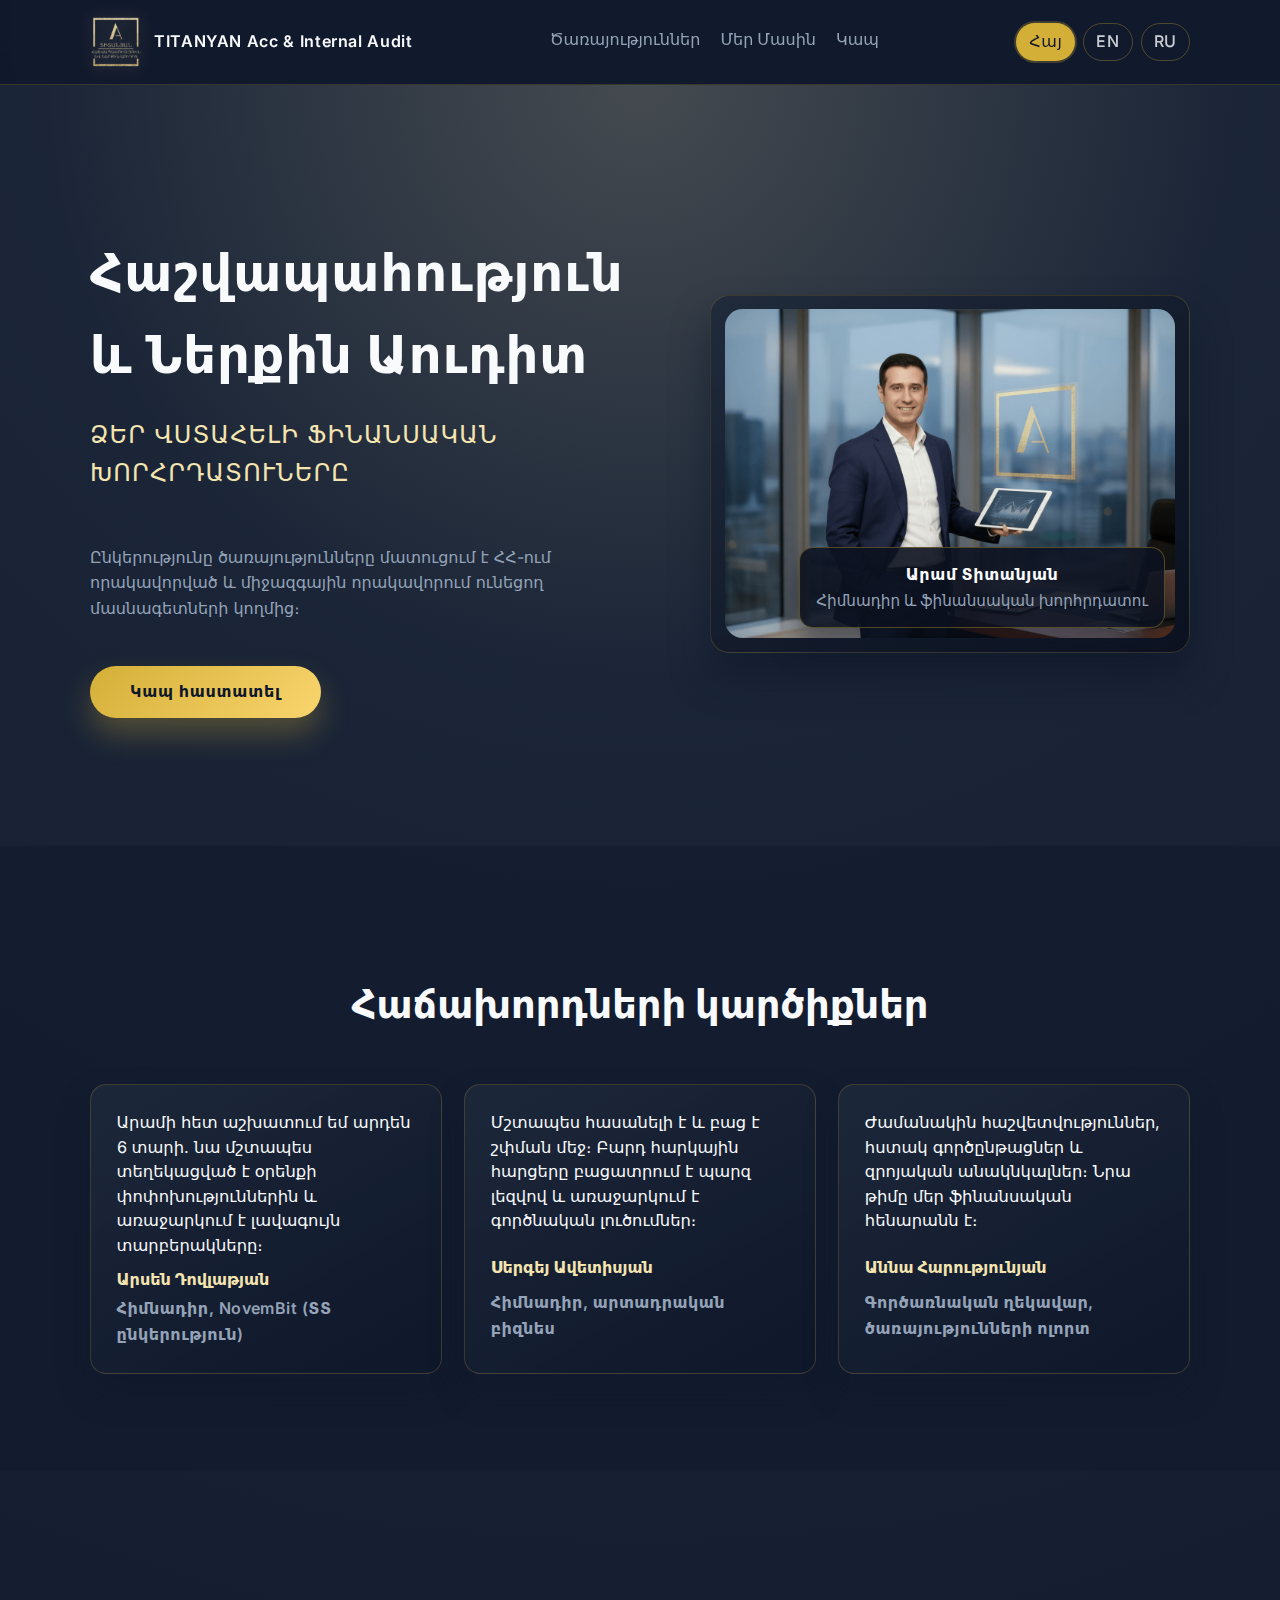
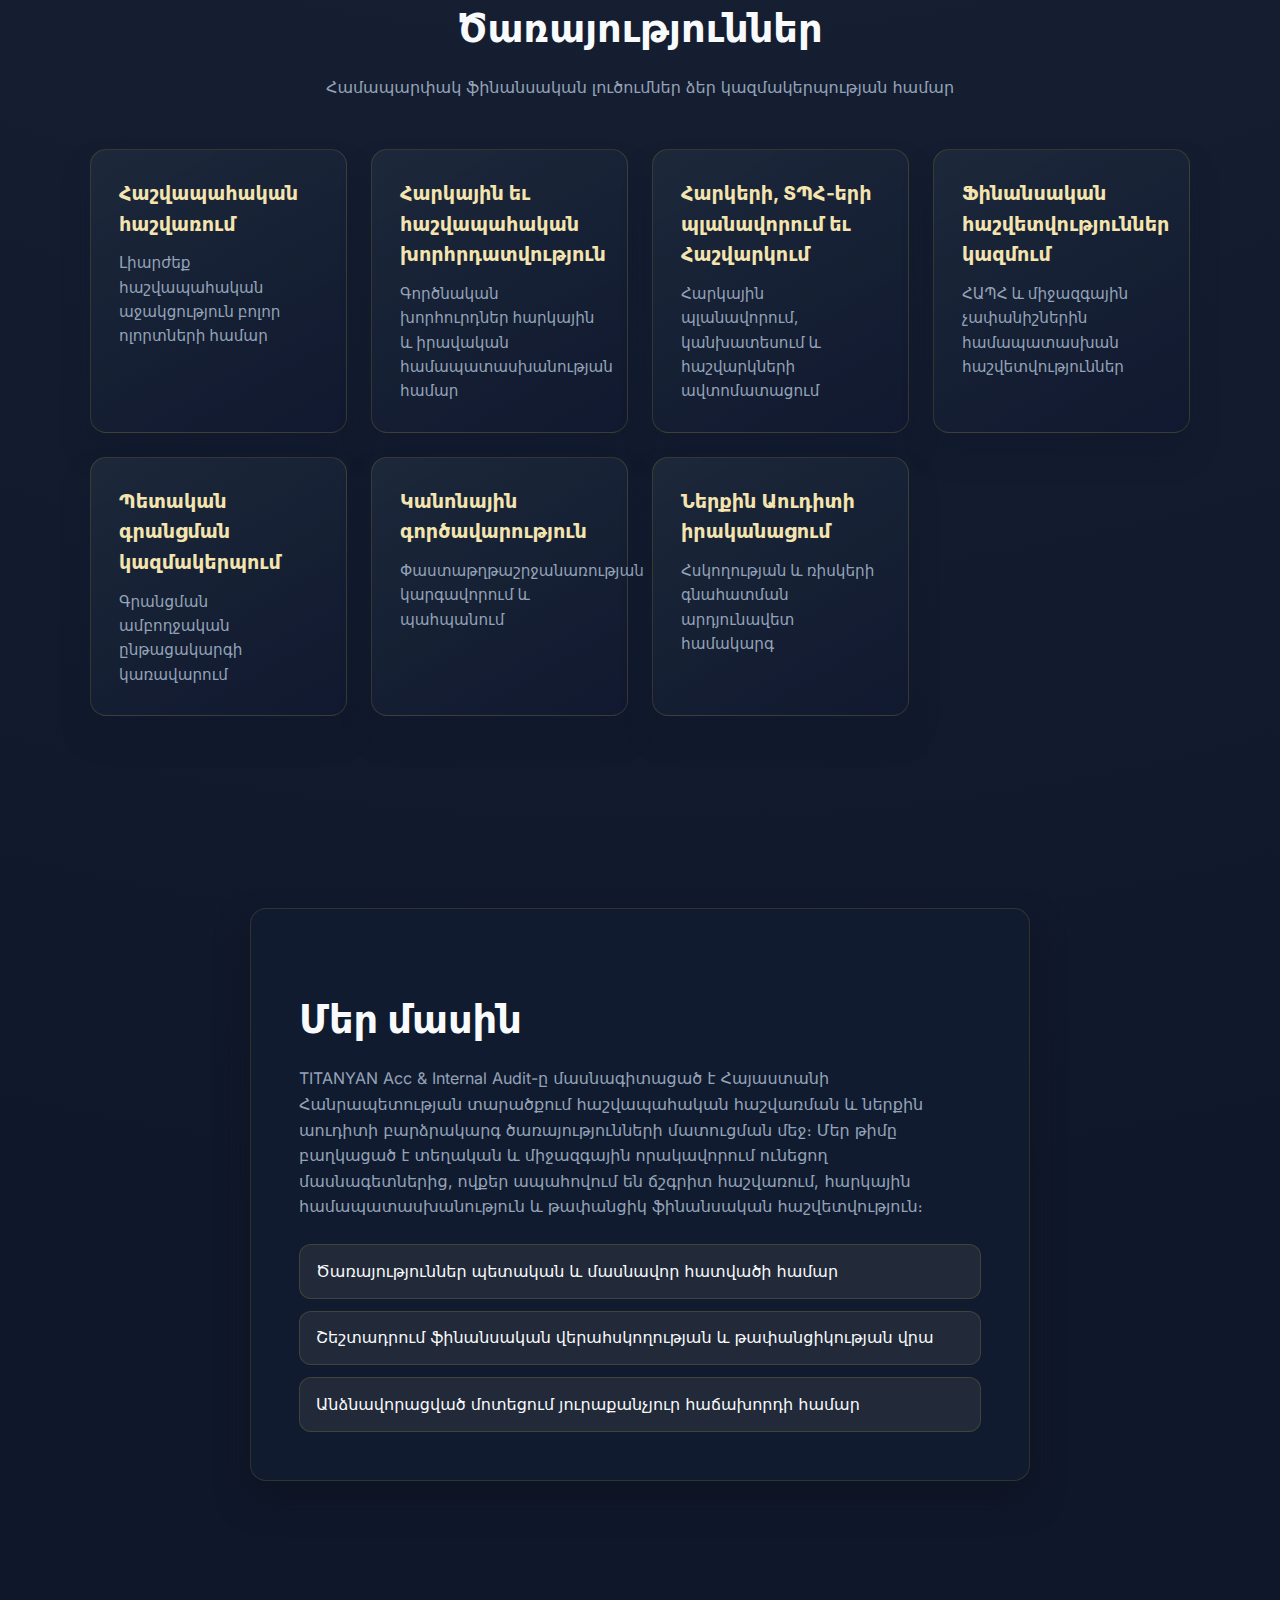
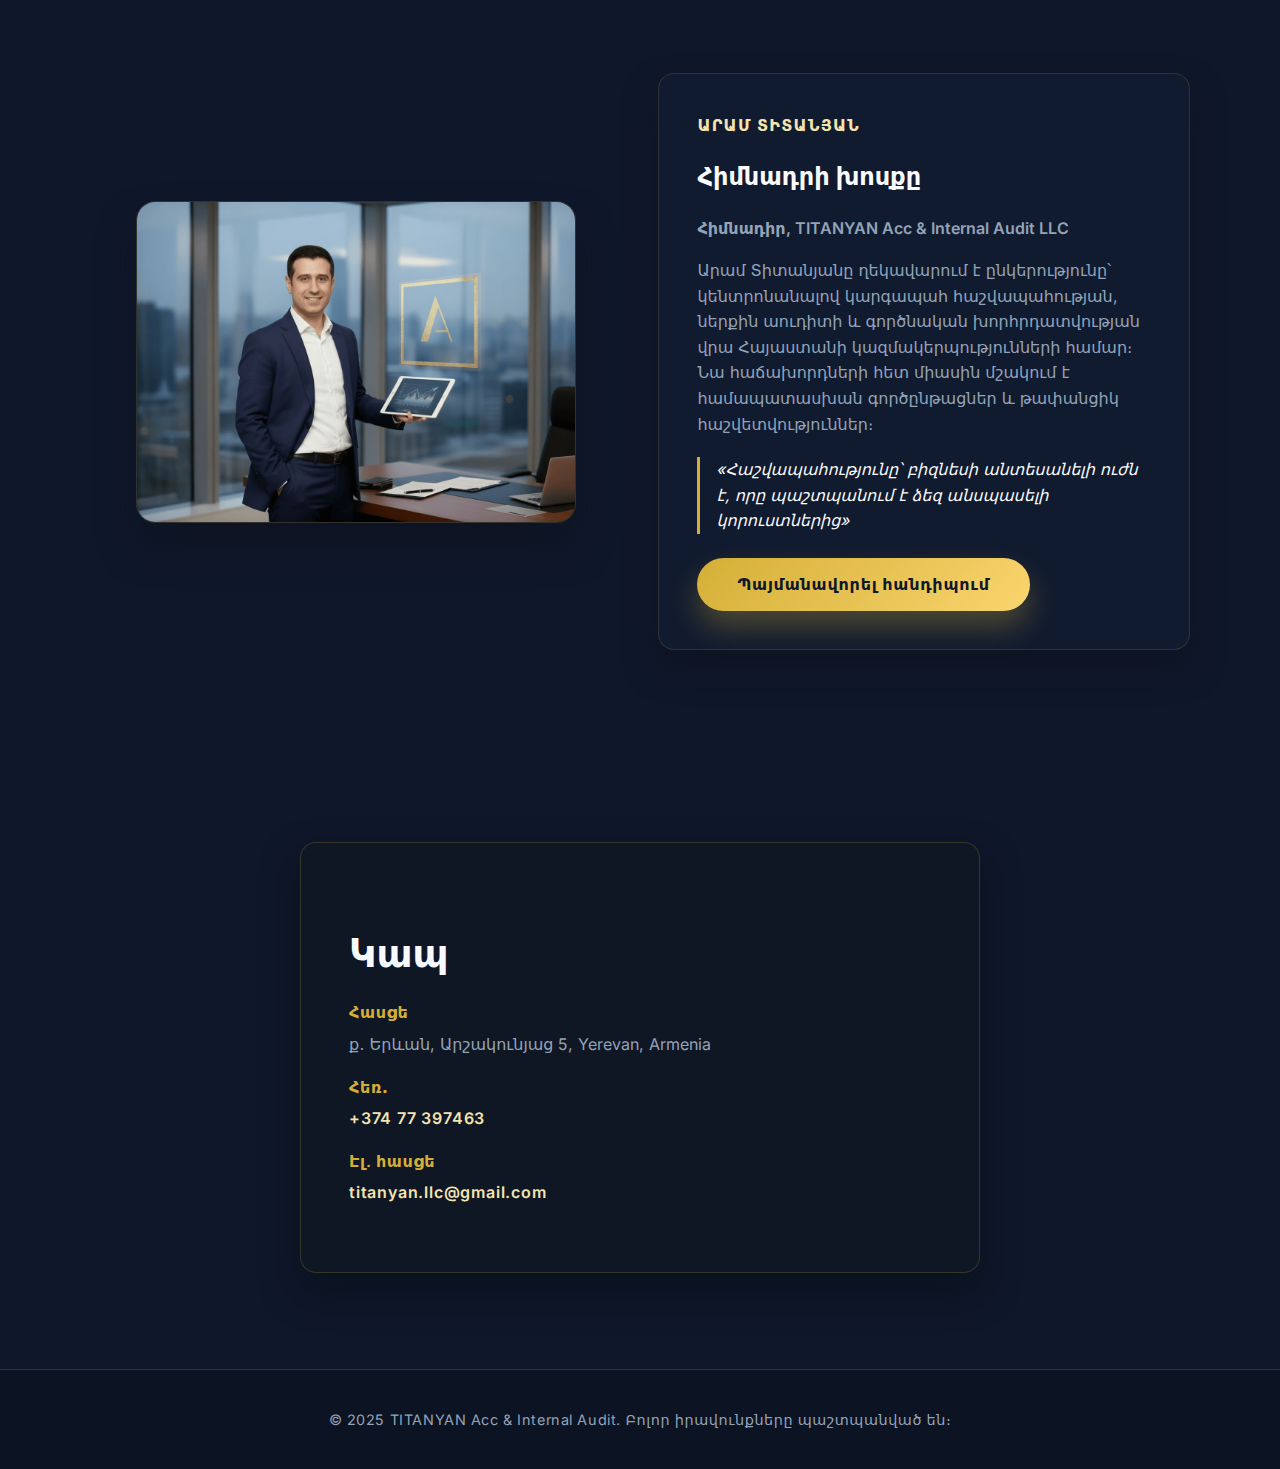
<file: index.html>
<!DOCTYPE html>
<html lang="hy">
  <head>
    <meta charset="utf-8" />
    <meta name="viewport" content="width=device-width, initial-scale=1" />
    <title>TITANYAN Acc &amp; Internal Audit</title>
    <link rel="icon" href="favicon.ico" />
    <link rel="preload" href="assets/logo.png" as="image" type="image/png" />
    <link rel="preload" href="assets/aram_titanyan.png" as="image" type="image/png" />
    <link
      rel="preload"
      href="assets/fonts/Inter-latin.woff2"
      as="font"
      type="font/woff2"
      crossorigin
    />
    <link
      rel="preload"
      href="assets/fonts/Inter-cyrillic.woff2"
      as="font"
      type="font/woff2"
      crossorigin
    />
    <style>
@font-face {
  font-family: "Inter";
  font-style: normal;
  font-weight: 400 700;
  font-display: optional;
  src: url("assets/fonts/Inter-latin.woff2") format("woff2");
  unicode-range: U+0000-00FF, U+0131, U+0152-0153, U+02BB-02BC, U+02C6, U+02DA, U+02DC, U+2000-206F, U+20AC, U+2122;
}

@font-face {
  font-family: "Inter";
  font-style: normal;
  font-weight: 400 700;
  font-display: optional;
  src: url("assets/fonts/Inter-cyrillic.woff2") format("woff2");
  unicode-range: U+0301, U+0400-045F, U+0490-0491, U+04B0-04B1, U+2116;
}

:root {
  --color-background: #0f172a;
  --color-surface: #1e293b;
  --color-surface-soft: #24324a;
  --color-surface-overlay: rgba(15, 23, 42, 0.85);
  --color-text: #f8fafc;
  --color-text-muted: #94a3b8;
  --color-accent: #d4af37;
  --color-accent-soft: #f4e4b0;
  --spacing-section: clamp(3rem, 8vw, 6rem);
  --container-width: min(1100px, 92vw);
  --border-radius: 16px;
  --transition: all 0.25s ease;
  color-scheme: dark;
}

*,
*::before,
*::after {
  box-sizing: border-box;
}

body {
  margin: 0;
  font-family: "Inter", system-ui, -apple-system, BlinkMacSystemFont, sans-serif;
  background: radial-gradient(circle at top, #1e293b 0%, #0f172a 60%);
  color: var(--color-text);
  line-height: 1.6;
  scroll-behavior: smooth;
}

img {
  max-width: 100%;
  display: block;
}

a {
  color: inherit;
  text-decoration: none;
}

.container {
  width: var(--container-width);
  margin: 0 auto;
}

.site-header {
  position: sticky;
  top: 0;
  z-index: 10;
  backdrop-filter: blur(12px);
  background: var(--color-surface-overlay);
  border-bottom: 1px solid rgba(212, 175, 55, 0.2);
}

.header-inner {
  display: flex;
  align-items: center;
  justify-content: space-between;
  padding: 1rem 0;
  gap: 1.5rem;
}

.brand {
  display: flex;
  align-items: center;
  gap: 0.75rem;
}

.brand-logo {
  width: clamp(40px, 5vw, 52px);
  height: auto;
  filter: drop-shadow(0 0 8px rgba(244, 228, 176, 0.35));
}

.brand-name {
  font-weight: 600;
  letter-spacing: 0.04em;
}

.main-nav {
  display: flex;
  gap: 1.25rem;
}

.main-nav a {
  font-weight: 500;
  color: var(--color-text-muted);
  transition: var(--transition);
  padding-bottom: 0.25rem;
}

.main-nav a:hover,
.main-nav a:focus {
  color: var(--color-accent-soft);
  border-bottom: 1px solid var(--color-accent);
}

.language-switcher {
  display: flex;
  gap: 0.5rem;
}

.language-switcher a,
.language-switcher button {
  background: transparent;
  border: 1px solid rgba(212, 175, 55, 0.4);
  color: var(--color-text);
  padding: 0.35rem 0.75rem;
  border-radius: 999px;
  cursor: pointer;
  font-weight: 500;
  letter-spacing: 0.04em;
  transition: var(--transition);
  text-decoration: none;
  display: inline-block;
}

.language-switcher a:not(.active),
.language-switcher button:not(.active) {
  opacity: 0.8;
}

.language-switcher a:hover,
.language-switcher a:focus,
.language-switcher button:hover,
.language-switcher button:focus {
  background: rgba(212, 175, 55, 0.15);
  border-color: var(--color-accent);
}

.language-switcher a.active,
.language-switcher button.active {
  background: var(--color-accent);
  color: #0f172a;
  box-shadow: 0 0 0 2px rgba(212, 175, 55, 0.25);
}

section {
  padding: var(--spacing-section) 0;
}

.hero {
  position: relative;
  text-align: center;
  padding-top: calc(var(--spacing-section) + 3rem);
  padding-bottom: calc(var(--spacing-section) + 2rem);
}

.hero::before {
  content: "";
  position: absolute;
  inset: 0;
  background: radial-gradient(
    circle at top,
    rgba(244, 228, 176, 0.18),
    transparent 60%
  );
  pointer-events: none;
}

.hero-inner {
  position: relative;
  display: grid;
  gap: 2rem;
  align-items: center;
  justify-items: start;
  width: var(--container-width);
  grid-template-columns: repeat(auto-fit, minmax(280px, 1fr));
}

.hero-content {
  display: flex;
  flex-direction: column;
  gap: 0.75rem;
  text-align: left;
}

.hero-badge {
  display: inline-flex;
  align-items: center;
  gap: 0.4rem;
  padding: 0.45rem 0.9rem;
  background: rgba(244, 228, 176, 0.12);
  border: 1px solid rgba(212, 175, 55, 0.35);
  border-radius: 999px;
  color: var(--color-accent-soft);
  font-weight: 600;
  letter-spacing: 0.05em;
  text-transform: uppercase;
  font-size: 0.85rem;
  width: max-content;
}

.hero-content h1 {
  font-size: clamp(2.25rem, 5vw, 3.2rem);
  margin: 0.2rem 0 0.5rem;
  letter-spacing: 0.02em;
}

.hero-subtitle {
  font-size: clamp(1.1rem, 2.5vw, 1.5rem);
  margin-top: 0;
  color: var(--color-accent-soft);
  letter-spacing: 0.05em;
  text-transform: uppercase;
}

.hero-description {
  margin: 1rem 0 2rem;
  color: var(--color-text-muted);
  max-width: 58ch;
}

.hero-actions {
  display: flex;
  flex-direction: column;
  gap: 0.75rem;
  align-items: flex-start;
}

.cta-button {
  display: inline-block;
  padding: 0.85rem 2.5rem;
  border-radius: 999px;
  background: linear-gradient(135deg, var(--color-accent), #f9d56e);
  color: #0f172a;
  font-weight: 600;
  letter-spacing: 0.05em;
  transition: transform 0.25s ease, box-shadow 0.25s ease;
  box-shadow: 0 16px 30px rgba(212, 175, 55, 0.3);
}

.cta-button:hover,
.cta-button:focus {
  transform: translateY(-3px);
  box-shadow: 0 22px 40px rgba(212, 175, 55, 0.4);
}

.hero-contact {
  display: flex;
  gap: 0.75rem;
  align-items: baseline;
  color: var(--color-text-muted);
}

.hero-visual {
  width: 100%;
  max-width: 480px;
  justify-self: end;
}

.hero-portrait {
  position: relative;
  background: linear-gradient(145deg, rgba(30, 41, 59, 0.9), #0c1220);
  border: 1px solid rgba(212, 175, 55, 0.2);
  border-radius: calc(var(--border-radius) * 1.2);
  padding: 0.85rem;
  box-shadow: 0 24px 36px rgba(15, 23, 42, 0.55);
}

.hero-portrait-image {
  border-radius: calc(var(--border-radius) * 1.1);
  object-fit: cover;
}

.hero-portrait-caption {
  position: absolute;
  inset: auto 1.5rem 1.5rem auto;
  background: rgba(12, 18, 32, 0.9);
  border: 1px solid rgba(212, 175, 55, 0.35);
  border-radius: 14px;
  padding: 0.85rem 1rem;
  box-shadow: 0 18px 28px rgba(15, 23, 42, 0.55);
  display: grid;
  gap: 0.1rem;
  min-width: 210px;
}

.hero-name {
  font-weight: 700;
  letter-spacing: 0.04em;
}

.hero-role {
  color: var(--color-text-muted);
  font-size: 0.95rem;
}

.testimonials h2,
.services h2,
.about h2,
.contact h2 {
  font-size: clamp(1.8rem, 3.5vw, 2.4rem);
  margin-bottom: 1rem;
}

.testimonials {
  background: rgba(15, 23, 42, 0.45);
}

.testimonials-grid {
  display: grid;
  grid-template-columns: repeat(auto-fit, minmax(260px, 1fr));
  gap: 1.4rem;
}

.testimonial-card {
  padding: 1.6rem;
  border-radius: var(--border-radius);
  background: linear-gradient(150deg, rgba(30, 41, 59, 0.9), #0f172a);
  border: 1px solid rgba(212, 175, 55, 0.22);
  box-shadow: 0 18px 32px rgba(15, 23, 42, 0.4);
  display: grid;
  gap: 0.65rem;
}

.testimonial-quote {
  font-size: 1.02rem;
  color: var(--color-text);
  line-height: 1.5;
}

.testimonial-meta {
  display: grid;
  gap: 0.2rem;
  color: var(--color-text-muted);
}

.testimonial-name {
  color: var(--color-accent-soft);
  font-weight: 700;
}

.testimonial-role {
  font-weight: 600;
  letter-spacing: 0.03em;
}

.section-heading {
  text-align: center;
  max-width: 640px;
  margin: 0 auto 3rem;
}

.section-heading p {
  margin: 0.75rem auto 0;
  color: var(--color-text-muted);
}

.services-grid {
  display: grid;
  grid-template-columns: repeat(auto-fit, minmax(240px, 1fr));
  gap: 1.5rem;
}

.service-card {
  background: linear-gradient(150deg, rgba(30, 41, 59, 0.92), #10192f);
  border-radius: var(--border-radius);
  padding: 1.75rem;
  border: 1px solid rgba(212, 175, 55, 0.18);
  box-shadow: 0 20px 28px rgba(15, 23, 42, 0.45);
  transition: var(--transition);
}

.service-card:hover,
.service-card:focus-within {
  transform: translateY(-4px);
  border-color: rgba(212, 175, 55, 0.5);
  box-shadow: 0 28px 40px rgba(15, 23, 42, 0.55);
}

.service-card h3 {
  margin-top: 0;
  margin-bottom: 0.75rem;
  font-size: 1.2rem;
  color: var(--color-accent-soft);
}

.service-card .service-secondary {
  color: var(--color-text-muted);
  font-size: 0.95rem;
  margin: 0.35rem 0 0;
}

.about-inner {
  display: grid;
  justify-items: center;
}

.about-card {
  background: rgba(18, 28, 48, 0.85);
  border-radius: var(--border-radius);
  padding: clamp(2rem, 6vw, 3rem);
  border: 1px solid rgba(212, 175, 55, 0.16);
  max-width: 780px;
  box-shadow: 0 18px 32px rgba(12, 18, 30, 0.55);
}

.about-card p {
  margin-bottom: 1.5rem;
  color: var(--color-text-muted);
}

.about-highlights {
  list-style: none;
  padding: 0;
  margin: 0;
  display: grid;
  gap: 0.75rem;
}

.about-highlights li {
  padding: 0.85rem 1rem;
  border-radius: 12px;
  background: rgba(244, 228, 176, 0.08);
  border: 1px solid rgba(212, 175, 55, 0.18);
  color: var(--color-text);
}

.founder {
  background: rgba(15, 23, 42, 0.5);
}

.founder-inner {
  display: grid;
  grid-template-columns: repeat(auto-fit, minmax(280px, 1fr));
  gap: 2.25rem;
  align-items: center;
}

.founder-image {
  max-width: 440px;
  width: 100%;
  justify-self: center;
}

.founder-photo {
  width: 100%;
  border-radius: calc(var(--border-radius) * 1.2);
  border: 1px solid rgba(212, 175, 55, 0.18);
  box-shadow: 0 24px 36px rgba(12, 18, 30, 0.55);
}

.founder-content {
  background: rgba(18, 28, 48, 0.85);
  border: 1px solid rgba(212, 175, 55, 0.16);
  border-radius: var(--border-radius);
  padding: clamp(1.8rem, 4vw, 2.4rem);
  box-shadow: 0 18px 32px rgba(12, 18, 30, 0.55);
}

.kicker {
  text-transform: uppercase;
  letter-spacing: 0.08em;
  color: var(--color-accent-soft);
  font-weight: 700;
  margin: 0 0 0.35rem 0;
}

.founder-role {
  margin-top: 0.15rem;
  color: var(--color-text-muted);
  font-weight: 600;
}

.founder-bio {
  color: var(--color-text-muted);
  margin: 1rem 0 1.25rem;
}

.founder-quote {
  border-left: 3px solid var(--color-accent);
  padding-left: 1rem;
  font-style: italic;
  color: var(--color-text);
  margin-bottom: 1.5rem;
}

.contact-inner {
  display: grid;
  justify-items: center;
}

.contact-card {
  background: rgba(16, 23, 37, 0.95);
  border-radius: var(--border-radius);
  padding: clamp(2rem, 6vw, 3rem);
  border: 1px solid rgba(212, 175, 55, 0.2);
  max-width: 680px;
  width: 100%;
  box-shadow: 0 18px 36px rgba(9, 13, 22, 0.6);
}

.contact-item {
  display: grid;
  gap: 0.35rem;
  margin-bottom: 1.1rem;
  color: var(--color-text-muted);
}

.contact-item a {
  color: var(--color-accent-soft);
  font-weight: 600;
  letter-spacing: 0.05em;
}

.contact-label {
  color: var(--color-accent);
  font-weight: 600;
  letter-spacing: 0.04em;
}

.site-footer {
  padding: 1.5rem 0;
  background: rgba(12, 19, 33, 0.9);
  border-top: 1px solid rgba(212, 175, 55, 0.2);
}

.footer-inner {
  display: flex;
  justify-content: center;
  align-items: center;
  color: var(--color-text-muted);
  font-size: 0.9rem;
  letter-spacing: 0.04em;
}

@media (max-width: 900px) {
  .header-inner {
    flex-wrap: wrap;
    justify-content: center;
  }

  .main-nav {
    order: 3;
    width: 100%;
    justify-content: center;
  }

  .language-switcher {
    order: 2;
  }

  .hero {
    padding-top: calc(var(--spacing-section) + 4rem);
  }
}

@media (max-width: 640px) {
  body {
    font-size: 0.95rem;
  }

  .header-inner {
    gap: 1rem;
  }

  .main-nav a {
    font-size: 0.95rem;
  }

  .service-card {
    padding: 1.5rem;
  }

  .contact-card {
    padding: 1.75rem;
  }

  .hero-inner {
    justify-items: center;
    text-align: center;
  }

  .hero-content {
    text-align: center;
    align-items: center;
  }

  .hero-actions {
    align-items: center;
  }

  .hero-badge {
    width: 100%;
    justify-content: center;
  }

  .hero-visual {
    justify-self: center;
  }

  .hero-portrait-caption {
    position: static;
    margin-top: 0.75rem;
  }
}
    </style>
  </head>
  <body>
    <header class="site-header" id="top">
      <div class="container header-inner">
        <a class="brand" href="#top">
          <img
            src="assets/logo.png"
            alt="TITANYAN Acc & Internal Audit logo"
            class="brand-logo"
          />
          <span class="brand-name">TITANYAN Acc &amp; Internal Audit</span>
        </a>
        <nav class="main-nav" aria-label="Primary">
          <a href="#services">Ծառայություններ</a>
          <a href="#about">Մեր Մասին</a>
          <a href="#contact">Կապ</a>
        </nav>
        <div class="language-switcher" role="group" aria-label="Language">
          <a class="active" href="/">Հայ</a>
          <a href="/en/">EN</a>
          <a href="/ru/">RU</a>
        </div>
      </div>
    </header>

    <main>
      <section id="hero" class="hero">
        <div class="container hero-inner">
          <div class="hero-content">
            <h1>Հաշվապահություն և Ներքին Աուդիտ</h1>
            <p class="hero-subtitle">Ձեր վստահելի ֆինանսական խորհրդատուները</p>
            <p class="hero-description">
              Ընկերությունը ծառայությունները մատուցում է ՀՀ-ում որակավորված և
              միջազգային որակավորում ունեցող մասնագետների կողմից։
            </p>
            <div class="hero-actions">
              <a class="cta-button" href="#contact">Կապ հաստատել</a>
            </div>
          </div>
          <div class="hero-visual">
            <div class="hero-portrait">
              <img
                src="assets/aram_titanyan.png"
                alt="Aram Titanyan, Founder of TITANYAN Acc & Internal Audit"
                class="hero-portrait-image"
              />
              <div class="hero-portrait-caption">
                <span class="hero-name">Արամ Տիտանյան</span>
                <span class="hero-role">Հիմնադիր և ֆինանսական խորհրդատու</span>
              </div>
            </div>
          </div>
        </div>
      </section>

      <section id="quotes" class="testimonials">
        <div class="container">
          <div class="section-heading">
            <h2>Հաճախորդների կարծիքներ</h2>
          </div>
          <div class="testimonials-grid">
            <article class="testimonial-card">
              <div class="testimonial-quote">
                Արամի հետ աշխատում եմ արդեն 6 տարի. նա մշտապես տեղեկացված է օրենքի
                փոփոխություններին և առաջարկում է լավագույն տարբերակները։
              </div>
              <div class="testimonial-meta">
                <span class="testimonial-name">Արսեն Դովլաթյան</span>
                <span class="testimonial-role">Հիմնադիր, NovemBit (ՏՏ ընկերություն)</span>
              </div>
            </article>
            <article class="testimonial-card">
              <div class="testimonial-quote">
                Մշտապես հասանելի է և բաց է շփման մեջ։ Բարդ հարկային հարցերը բացատրում է պարզ լեզվով և առաջարկում է գործնական լուծումներ։
              </div>
              <div class="testimonial-meta">
                <span class="testimonial-name">Սերգեյ Ավետիսյան</span>
                <span class="testimonial-role">Հիմնադիր, արտադրական բիզնես</span>
              </div>
            </article>
            <article class="testimonial-card">
              <div class="testimonial-quote">
                Ժամանակին հաշվետվություններ, հստակ գործընթացներ և զրոյական անակնկալներ։ Նրա թիմը մեր ֆինանսական հենարանն է։
              </div>
              <div class="testimonial-meta">
                <span class="testimonial-name">Աննա Հարությունյան</span>
                <span class="testimonial-role">Գործառնական ղեկավար, ծառայությունների ոլորտ</span>
              </div>
            </article>
          </div>
        </div>
      </section>

      <section id="services" class="services">
        <div class="container">
          <div class="section-heading">
            <h2>Ծառայություններ</h2>
            <p>Համապարփակ ֆինանսական լուծումներ ձեր կազմակերպության համար</p>
          </div>
          <div class="services-grid">
            <article class="service-card">
              <h3>Հաշվապահական հաշվառում</h3>
              <p class="service-secondary">Լիարժեք հաշվապահական աջակցություն բոլոր ոլորտների համար</p>
            </article>
            <article class="service-card">
              <h3>Հարկային եւ հաշվապահական խորհրդատվություն</h3>
              <p class="service-secondary">Գործնական խորհուրդներ հարկային և իրավական համապատասխանության համար</p>
            </article>
            <article class="service-card">
              <h3>Հարկերի, ՏՊՀ-երի պլանավորում եւ Հաշվարկում</h3>
              <p class="service-secondary">Հարկային պլանավորում, կանխատեսում և հաշվարկների ավտոմատացում</p>
            </article>
            <article class="service-card">
              <h3>Ֆինանսական հաշվետվություններ կազմում</h3>
              <p class="service-secondary">ՀԱՊՀ և միջազգային չափանիշներին համապատասխան հաշվետվություններ</p>
            </article>
            <article class="service-card">
              <h3>Պետական գրանցման կազմակերպում</h3>
              <p class="service-secondary">Գրանցման ամբողջական ընթացակարգի կառավարում</p>
            </article>
            <article class="service-card">
              <h3>Կանոնային գործավարություն</h3>
              <p class="service-secondary">Փաստաթղթաշրջանառության կարգավորում և պահպանում</p>
            </article>
            <article class="service-card">
              <h3>Ներքին Աուդիտի իրականացում</h3>
              <p class="service-secondary">Հսկողության և ռիսկերի գնահատման արդյունավետ համակարգ</p>
            </article>
          </div>
        </div>
      </section>

      <section id="about" class="about">
        <div class="container about-inner">
          <div class="about-card">
            <h2>Մեր մասին</h2>
            <p>
              TITANYAN Acc &amp; Internal Audit-ը մասնագիտացած է Հայաստանի
              Հանրապետության տարածքում հաշվապահական հաշվառման և ներքին աուդիտի
              բարձրակարգ ծառայությունների մատուցման մեջ։ Մեր թիմը բաղկացած է
              տեղական և միջազգային որակավորում ունեցող մասնագետներից, ովքեր
              ապահովում են ճշգրիտ հաշվառում, հարկային համապատասխանություն և
              թափանցիկ ֆինանսական հաշվետվություն։
            </p>
            <ul class="about-highlights">
              <li>Ծառայություններ պետական և մասնավոր հատվածի համար</li>
              <li>Շեշտադրում ֆինանսական վերահսկողության և թափանցիկության վրա</li>
              <li>Անձնավորացված մոտեցում յուրաքանչյուր հաճախորդի համար</li>
            </ul>
          </div>
        </div>
      </section>

      <section id="founder" class="founder">
        <div class="container founder-inner">
          <div class="founder-image">
            <img
              src="assets/aram_titanyan.png"
              alt="Portrait of Aram Titanyan"
              class="founder-photo"
            />
          </div>
          <div class="founder-content">
            <p class="kicker">Արամ Տիտանյան</p>
            <h2>Հիմնադրի խոսքը</h2>
            <p class="founder-role">
              Հիմնադիր, TITANYAN Acc &amp; Internal Audit LLC
            </p>
            <p class="founder-bio">
              Արամ Տիտանյանը ղեկավարում է ընկերությունը՝ կենտրոնանալով կարգապահ
              հաշվապահության, ներքին աուդիտի և գործնական խորհրդատվության վրա
              Հայաստանի կազմակերպությունների համար։ Նա հաճախորդների հետ միասին
              մշակում է համապատասխան գործընթացներ և թափանցիկ հաշվետվություններ։
            </p>
            <div class="founder-quote">
              «Հաշվապահությունը՝ բիզնեսի անտեսանելի ուժն է, որը պաշտպանում է ձեզ
              անսպասելի կորուստներից»
            </div>
            <a class="cta-button" href="#contact">Պայմանավորել հանդիպում</a>
          </div>
        </div>
      </section>

      <section id="contact" class="contact">
        <div class="container contact-inner">
          <div class="contact-card">
            <h2>Կապ</h2>
            <div class="contact-item">
              <span class="contact-label">Հասցե</span>
              <span>ք․ Երևան, Արշակունյաց 5, Yerevan, Armenia</span>
            </div>
            <div class="contact-item">
              <span class="contact-label">Հեռ․</span>
              <a href="tel:+37477397463">+374 77 397463</a>
            </div>
            <div class="contact-item">
              <span class="contact-label">Էլ. հասցե</span>
              <a href="mailto:titanyan.llc@gmail.com">titanyan.llc@gmail.com</a>
            </div>
          </div>
        </div>
      </section>
    </main>

    <footer class="site-footer">
      <div class="container footer-inner">
        <p>&copy; 2025 TITANYAN Acc &amp; Internal Audit. Բոլոր իրավունքները պաշտպանված են։</p>
      </div>
    </footer>
  </body>
</html>
</file>
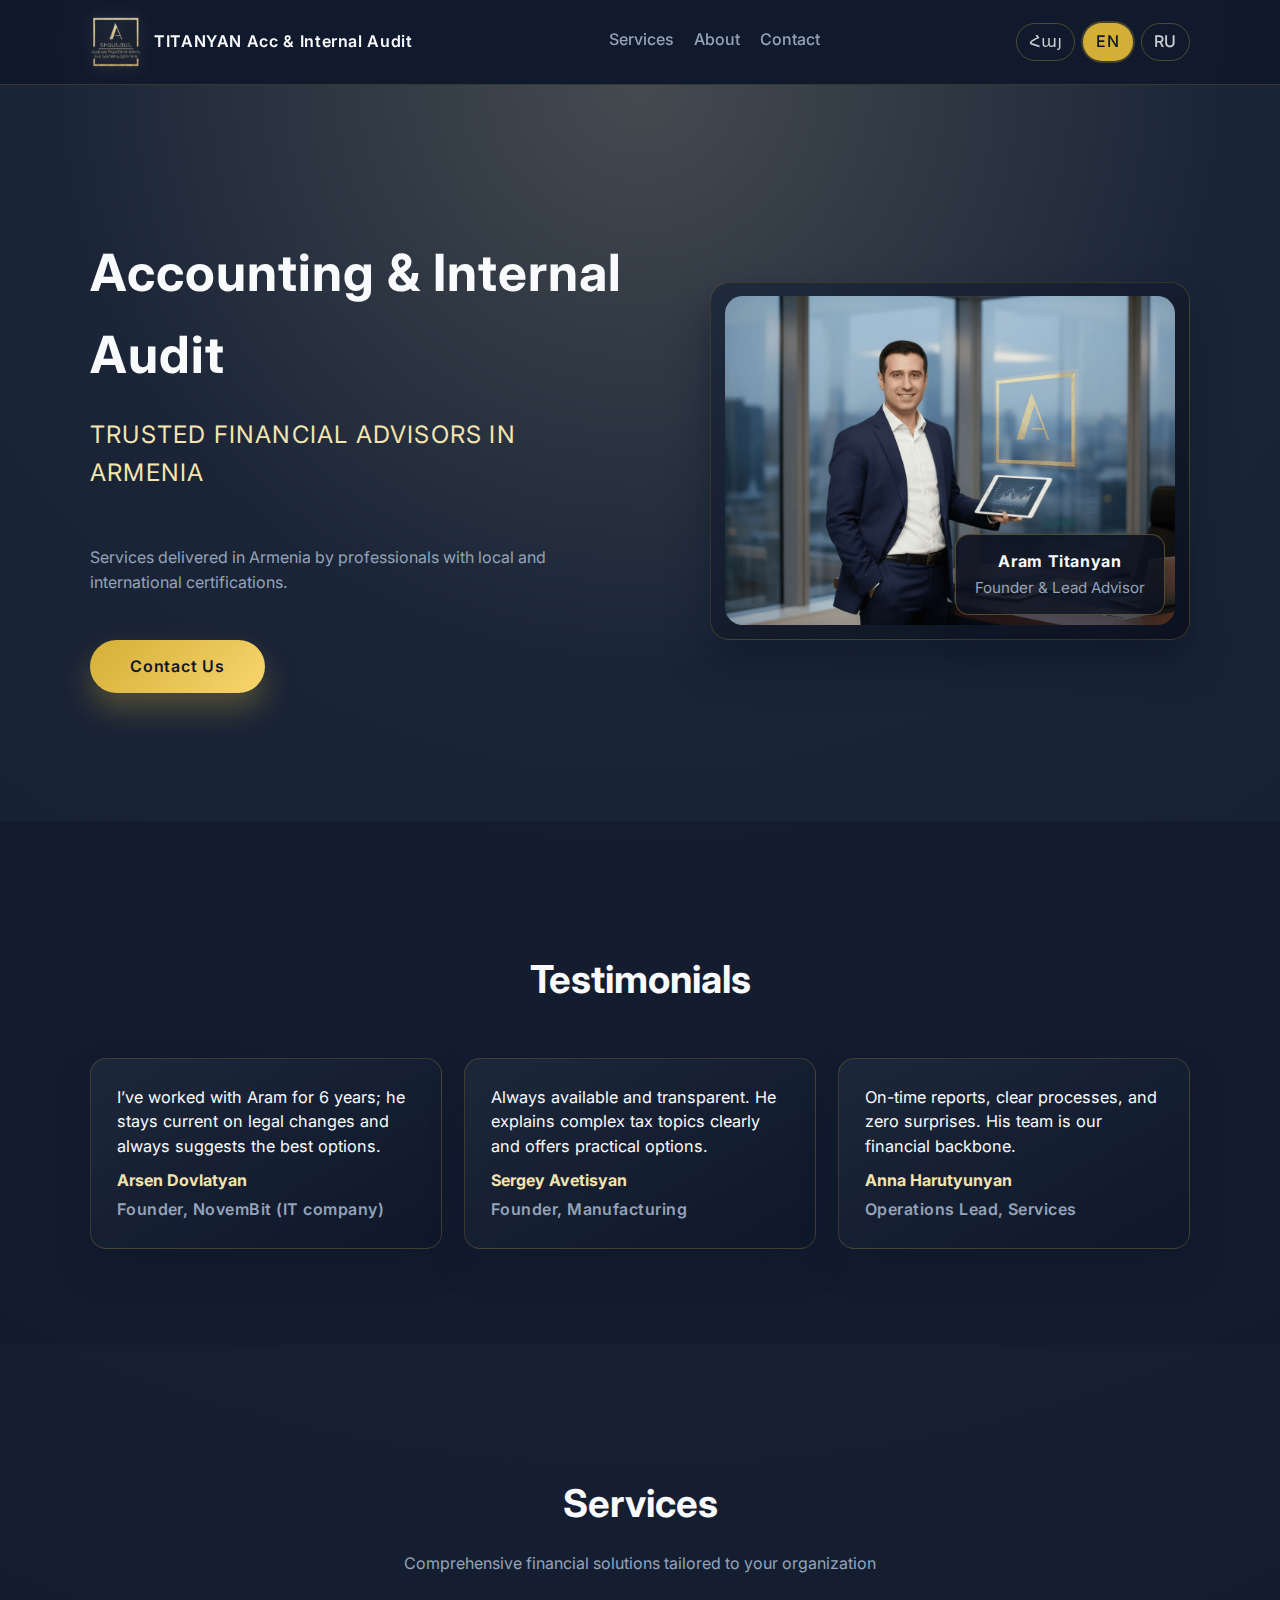
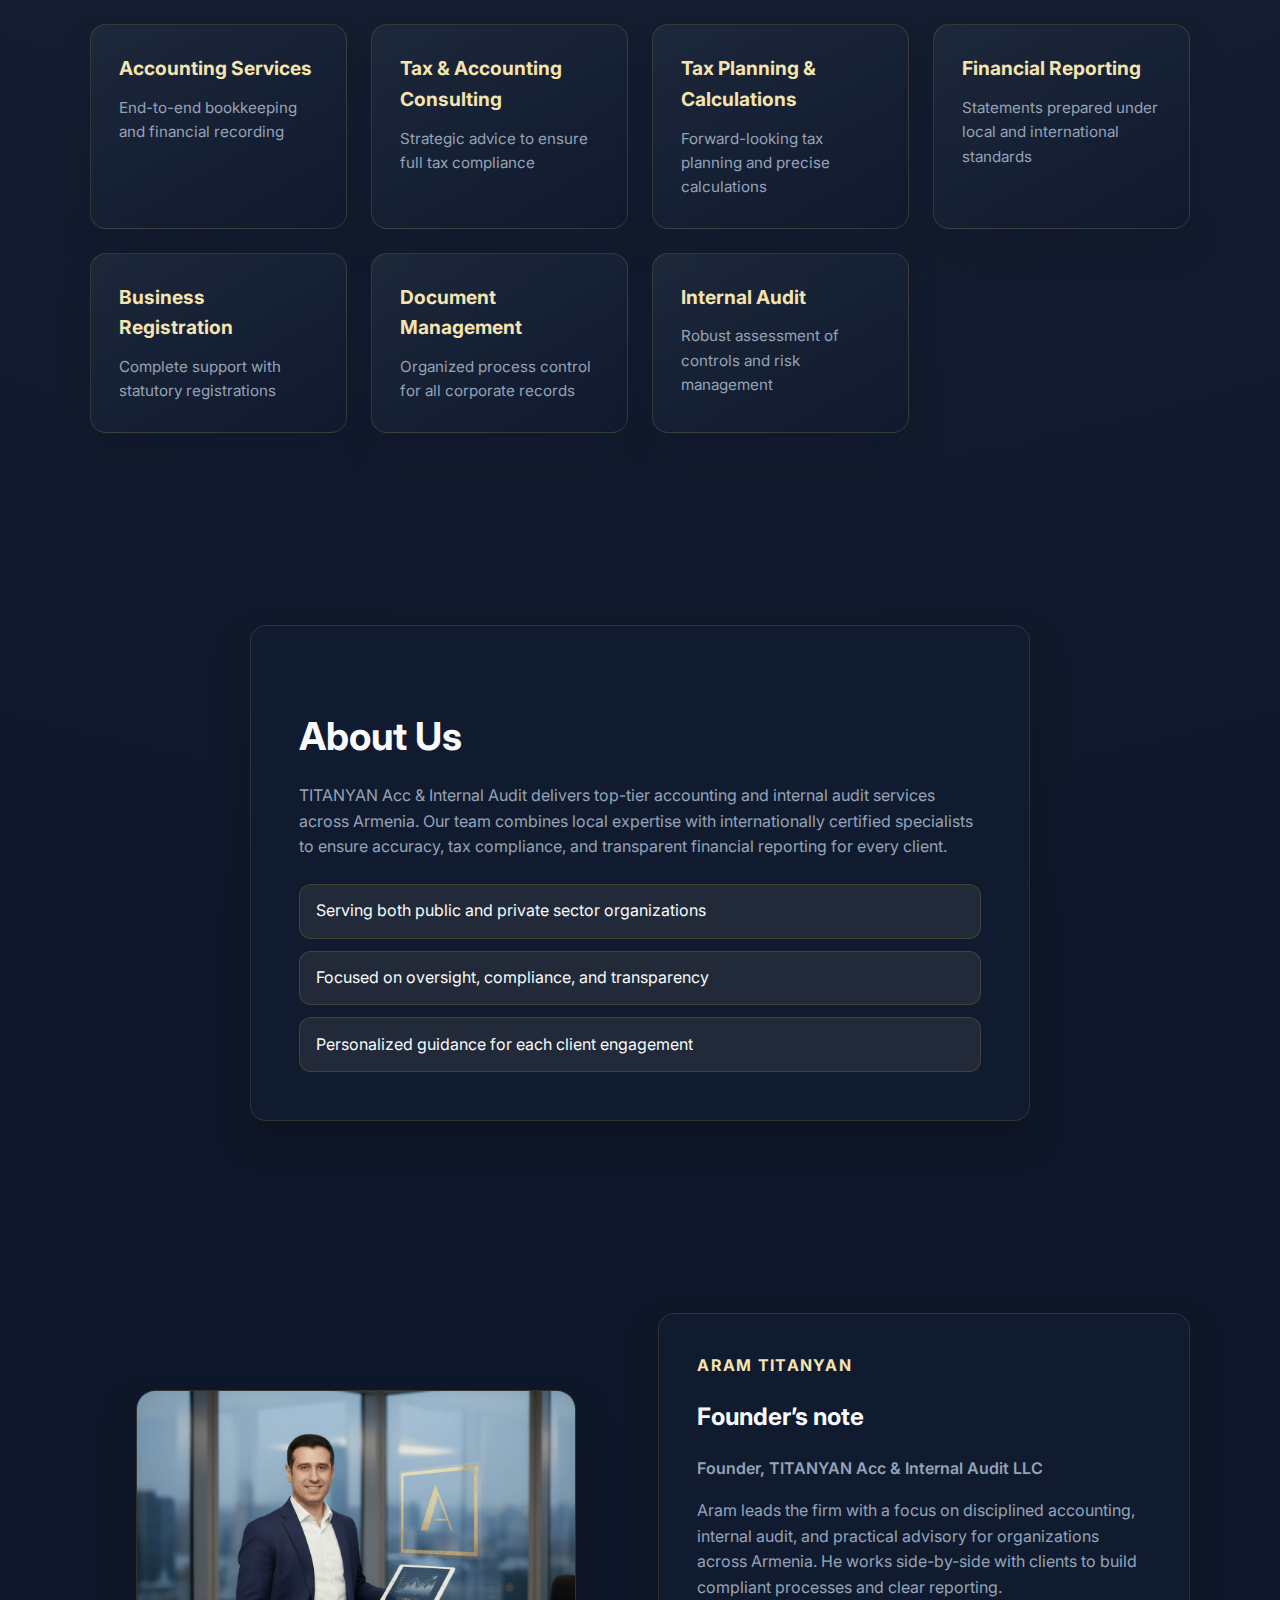
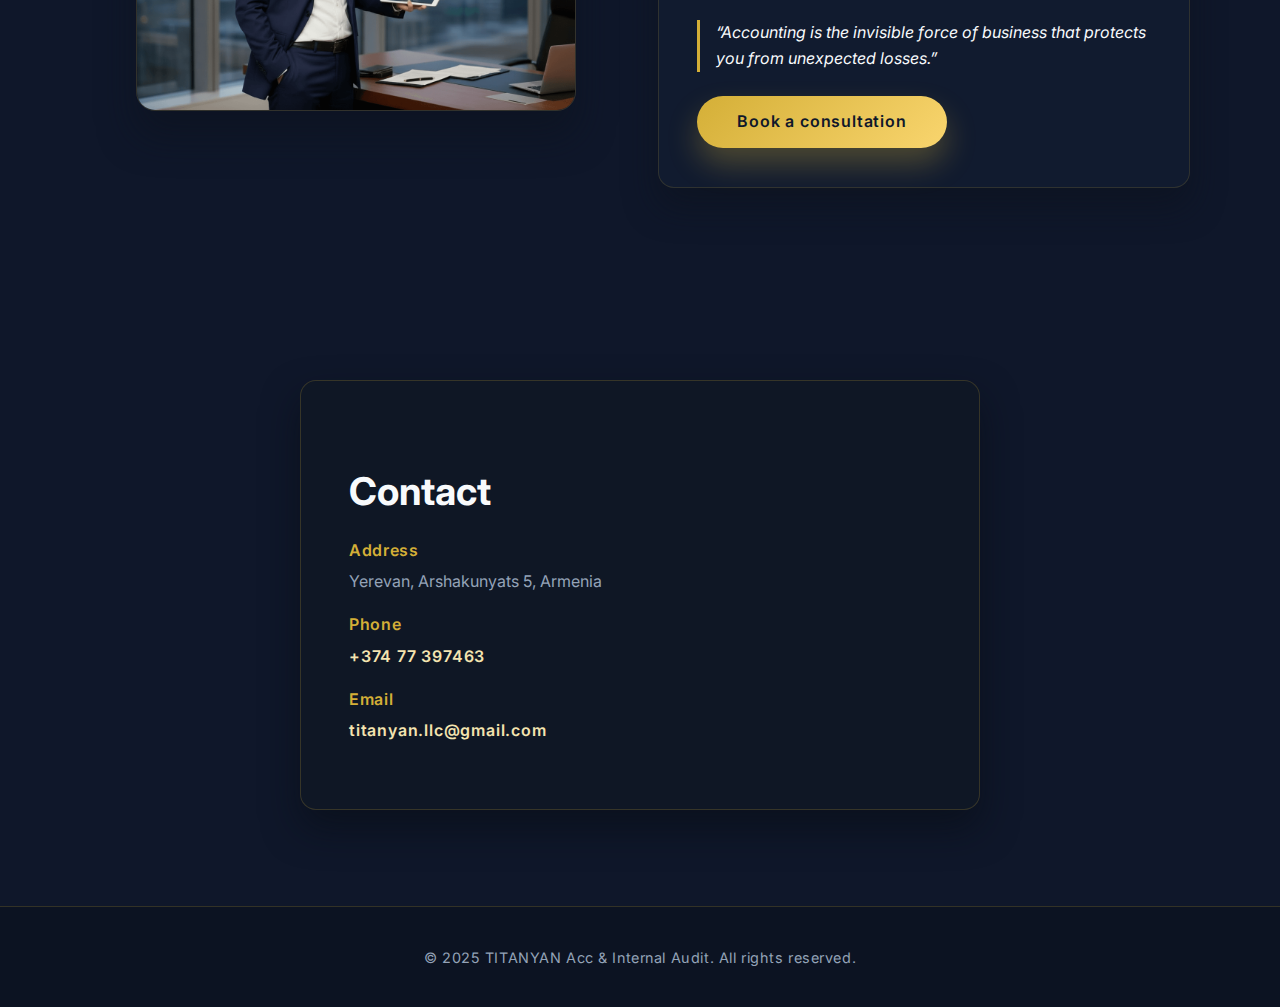
<file: en/index.html>
<!DOCTYPE html>
<html lang="en">
  <head>
    <meta charset="utf-8" />
    <meta name="viewport" content="width=device-width, initial-scale=1" />
    <title>TITANYAN Acc &amp; Internal Audit</title>
    <link rel="icon" href="../favicon.ico" />
    <link rel="preload" href="../assets/logo.png" as="image" type="image/png" />
    <link rel="preload" href="../assets/aram_titanyan.png" as="image" type="image/png" />
    <style>
:root {
  --color-background: #0f172a;
  --color-surface: #1e293b;
  --color-surface-soft: #24324a;
  --color-surface-overlay: rgba(15, 23, 42, 0.85);
  --color-text: #f8fafc;
  --color-text-muted: #94a3b8;
  --color-accent: #d4af37;
  --color-accent-soft: #f4e4b0;
  --spacing-section: clamp(3rem, 8vw, 6rem);
  --container-width: min(1100px, 92vw);
  --border-radius: 16px;
  --transition: all 0.25s ease;
  color-scheme: dark;
}

*,
*::before,
*::after {
  box-sizing: border-box;
}

body {
  margin: 0;
  font-family: "Inter", system-ui, -apple-system, BlinkMacSystemFont, sans-serif;
  background: radial-gradient(circle at top, #1e293b 0%, #0f172a 60%);
  color: var(--color-text);
  line-height: 1.6;
  scroll-behavior: smooth;
}

img {
  max-width: 100%;
  display: block;
}

a {
  color: inherit;
  text-decoration: none;
}

.container {
  width: var(--container-width);
  margin: 0 auto;
}

.site-header {
  position: sticky;
  top: 0;
  z-index: 10;
  backdrop-filter: blur(12px);
  background: var(--color-surface-overlay);
  border-bottom: 1px solid rgba(212, 175, 55, 0.2);
}

.header-inner {
  display: flex;
  align-items: center;
  justify-content: space-between;
  padding: 1rem 0;
  gap: 1.5rem;
}

.brand {
  display: flex;
  align-items: center;
  gap: 0.75rem;
}

.brand-logo {
  width: clamp(40px, 5vw, 52px);
  height: auto;
  filter: drop-shadow(0 0 8px rgba(244, 228, 176, 0.35));
}

.brand-name {
  font-weight: 600;
  letter-spacing: 0.04em;
}

.main-nav {
  display: flex;
  gap: 1.25rem;
}

.main-nav a {
  font-weight: 500;
  color: var(--color-text-muted);
  transition: var(--transition);
  padding-bottom: 0.25rem;
}

.main-nav a:hover,
.main-nav a:focus {
  color: var(--color-accent-soft);
  border-bottom: 1px solid var(--color-accent);
}

.language-switcher {
  display: flex;
  gap: 0.5rem;
}

.language-switcher a,
.language-switcher button {
  background: transparent;
  border: 1px solid rgba(212, 175, 55, 0.4);
  color: var(--color-text);
  padding: 0.35rem 0.75rem;
  border-radius: 999px;
  cursor: pointer;
  font-weight: 500;
  letter-spacing: 0.04em;
  transition: var(--transition);
  text-decoration: none;
  display: inline-block;
}

.language-switcher a:not(.active),
.language-switcher button:not(.active) {
  opacity: 0.8;
}

.language-switcher a:hover,
.language-switcher a:focus,
.language-switcher button:hover,
.language-switcher button:focus {
  background: rgba(212, 175, 55, 0.15);
  border-color: var(--color-accent);
}

.language-switcher a.active,
.language-switcher button.active {
  background: var(--color-accent);
  color: #0f172a;
  box-shadow: 0 0 0 2px rgba(212, 175, 55, 0.25);
}

section {
  padding: var(--spacing-section) 0;
}

.hero {
  position: relative;
  text-align: center;
  padding-top: calc(var(--spacing-section) + 3rem);
  padding-bottom: calc(var(--spacing-section) + 2rem);
}

.hero::before {
  content: "";
  position: absolute;
  inset: 0;
  background: radial-gradient(
    circle at top,
    rgba(244, 228, 176, 0.18),
    transparent 60%
  );
  pointer-events: none;
}

.hero-inner {
  position: relative;
  display: grid;
  gap: 2rem;
  align-items: center;
  justify-items: start;
  width: var(--container-width);
  grid-template-columns: repeat(auto-fit, minmax(280px, 1fr));
}

.hero-content {
  display: flex;
  flex-direction: column;
  gap: 0.75rem;
  text-align: left;
}

.hero-badge {
  display: inline-flex;
  align-items: center;
  gap: 0.4rem;
  padding: 0.45rem 0.9rem;
  background: rgba(244, 228, 176, 0.12);
  border: 1px solid rgba(212, 175, 55, 0.35);
  border-radius: 999px;
  color: var(--color-accent-soft);
  font-weight: 600;
  letter-spacing: 0.05em;
  text-transform: uppercase;
  font-size: 0.85rem;
  width: max-content;
}

.hero-content h1 {
  font-size: clamp(2.25rem, 5vw, 3.2rem);
  margin: 0.2rem 0 0.5rem;
  letter-spacing: 0.02em;
}

.hero-subtitle {
  font-size: clamp(1.1rem, 2.5vw, 1.5rem);
  margin-top: 0;
  color: var(--color-accent-soft);
  letter-spacing: 0.05em;
  text-transform: uppercase;
}

.hero-description {
  margin: 1rem 0 2rem;
  color: var(--color-text-muted);
  max-width: 58ch;
}

.hero-actions {
  display: flex;
  flex-direction: column;
  gap: 0.75rem;
  align-items: flex-start;
}

.cta-button {
  display: inline-block;
  padding: 0.85rem 2.5rem;
  border-radius: 999px;
  background: linear-gradient(135deg, var(--color-accent), #f9d56e);
  color: #0f172a;
  font-weight: 600;
  letter-spacing: 0.05em;
  transition: transform 0.25s ease, box-shadow 0.25s ease;
  box-shadow: 0 16px 30px rgba(212, 175, 55, 0.3);
}

.cta-button:hover,
.cta-button:focus {
  transform: translateY(-3px);
  box-shadow: 0 22px 40px rgba(212, 175, 55, 0.4);
}

.hero-contact {
  display: flex;
  gap: 0.75rem;
  align-items: baseline;
  color: var(--color-text-muted);
}

.hero-visual {
  width: 100%;
  max-width: 480px;
  justify-self: end;
}

.hero-portrait {
  position: relative;
  background: linear-gradient(145deg, rgba(30, 41, 59, 0.9), #0c1220);
  border: 1px solid rgba(212, 175, 55, 0.2);
  border-radius: calc(var(--border-radius) * 1.2);
  padding: 0.85rem;
  box-shadow: 0 24px 36px rgba(15, 23, 42, 0.55);
}

.hero-portrait-image {
  border-radius: calc(var(--border-radius) * 1.1);
  object-fit: cover;
}

.hero-portrait-caption {
  position: absolute;
  inset: auto 1.5rem 1.5rem auto;
  background: rgba(12, 18, 32, 0.9);
  border: 1px solid rgba(212, 175, 55, 0.35);
  border-radius: 14px;
  padding: 0.85rem 1rem;
  box-shadow: 0 18px 28px rgba(15, 23, 42, 0.55);
  display: grid;
  gap: 0.1rem;
  min-width: 210px;
}

.hero-name {
  font-weight: 700;
  letter-spacing: 0.04em;
}

.hero-role {
  color: var(--color-text-muted);
  font-size: 0.95rem;
}

.testimonials h2,
.services h2,
.about h2,
.contact h2 {
  font-size: clamp(1.8rem, 3.5vw, 2.4rem);
  margin-bottom: 1rem;
}

.testimonials {
  background: rgba(15, 23, 42, 0.45);
}

.testimonials-grid {
  display: grid;
  grid-template-columns: repeat(auto-fit, minmax(260px, 1fr));
  gap: 1.4rem;
}

.testimonial-card {
  padding: 1.6rem;
  border-radius: var(--border-radius);
  background: linear-gradient(150deg, rgba(30, 41, 59, 0.9), #0f172a);
  border: 1px solid rgba(212, 175, 55, 0.22);
  box-shadow: 0 18px 32px rgba(15, 23, 42, 0.4);
  display: grid;
  gap: 0.65rem;
}

.testimonial-quote {
  font-size: 1.02rem;
  color: var(--color-text);
  line-height: 1.5;
}

.testimonial-meta {
  display: grid;
  gap: 0.2rem;
  color: var(--color-text-muted);
}

.testimonial-name {
  color: var(--color-accent-soft);
  font-weight: 700;
}

.testimonial-role {
  font-weight: 600;
  letter-spacing: 0.03em;
}

.section-heading {
  text-align: center;
  max-width: 640px;
  margin: 0 auto 3rem;
}

.section-heading p {
  margin: 0.75rem auto 0;
  color: var(--color-text-muted);
}

.services-grid {
  display: grid;
  grid-template-columns: repeat(auto-fit, minmax(240px, 1fr));
  gap: 1.5rem;
}

.service-card {
  background: linear-gradient(150deg, rgba(30, 41, 59, 0.92), #10192f);
  border-radius: var(--border-radius);
  padding: 1.75rem;
  border: 1px solid rgba(212, 175, 55, 0.18);
  box-shadow: 0 20px 28px rgba(15, 23, 42, 0.45);
  transition: var(--transition);
}

.service-card:hover,
.service-card:focus-within {
  transform: translateY(-4px);
  border-color: rgba(212, 175, 55, 0.5);
  box-shadow: 0 28px 40px rgba(15, 23, 42, 0.55);
}

.service-card h3 {
  margin-top: 0;
  margin-bottom: 0.75rem;
  font-size: 1.2rem;
  color: var(--color-accent-soft);
}

.service-card .service-secondary {
  color: var(--color-text-muted);
  font-size: 0.95rem;
  margin: 0.35rem 0 0;
}

.about-inner {
  display: grid;
  justify-items: center;
}

.about-card {
  background: rgba(18, 28, 48, 0.85);
  border-radius: var(--border-radius);
  padding: clamp(2rem, 6vw, 3rem);
  border: 1px solid rgba(212, 175, 55, 0.16);
  max-width: 780px;
  box-shadow: 0 18px 32px rgba(12, 18, 30, 0.55);
}

.about-card p {
  margin-bottom: 1.5rem;
  color: var(--color-text-muted);
}

.about-highlights {
  list-style: none;
  padding: 0;
  margin: 0;
  display: grid;
  gap: 0.75rem;
}

.about-highlights li {
  padding: 0.85rem 1rem;
  border-radius: 12px;
  background: rgba(244, 228, 176, 0.08);
  border: 1px solid rgba(212, 175, 55, 0.18);
  color: var(--color-text);
}

.founder {
  background: rgba(15, 23, 42, 0.5);
}

.founder-inner {
  display: grid;
  grid-template-columns: repeat(auto-fit, minmax(280px, 1fr));
  gap: 2.25rem;
  align-items: center;
}

.founder-image {
  max-width: 440px;
  width: 100%;
  justify-self: center;
}

.founder-photo {
  width: 100%;
  border-radius: calc(var(--border-radius) * 1.2);
  border: 1px solid rgba(212, 175, 55, 0.18);
  box-shadow: 0 24px 36px rgba(12, 18, 30, 0.55);
}

.founder-content {
  background: rgba(18, 28, 48, 0.85);
  border: 1px solid rgba(212, 175, 55, 0.16);
  border-radius: var(--border-radius);
  padding: clamp(1.8rem, 4vw, 2.4rem);
  box-shadow: 0 18px 32px rgba(12, 18, 30, 0.55);
}

.kicker {
  text-transform: uppercase;
  letter-spacing: 0.08em;
  color: var(--color-accent-soft);
  font-weight: 700;
  margin: 0 0 0.35rem 0;
}

.founder-role {
  margin-top: 0.15rem;
  color: var(--color-text-muted);
  font-weight: 600;
}

.founder-bio {
  color: var(--color-text-muted);
  margin: 1rem 0 1.25rem;
}

.founder-quote {
  border-left: 3px solid var(--color-accent);
  padding-left: 1rem;
  font-style: italic;
  color: var(--color-text);
  margin-bottom: 1.5rem;
}

.contact-inner {
  display: grid;
  justify-items: center;
}

.contact-card {
  background: rgba(16, 23, 37, 0.95);
  border-radius: var(--border-radius);
  padding: clamp(2rem, 6vw, 3rem);
  border: 1px solid rgba(212, 175, 55, 0.2);
  max-width: 680px;
  width: 100%;
  box-shadow: 0 18px 36px rgba(9, 13, 22, 0.6);
}

.contact-item {
  display: grid;
  gap: 0.35rem;
  margin-bottom: 1.1rem;
  color: var(--color-text-muted);
}

.contact-item a {
  color: var(--color-accent-soft);
  font-weight: 600;
  letter-spacing: 0.05em;
}

.contact-label {
  color: var(--color-accent);
  font-weight: 600;
  letter-spacing: 0.04em;
}

.site-footer {
  padding: 1.5rem 0;
  background: rgba(12, 19, 33, 0.9);
  border-top: 1px solid rgba(212, 175, 55, 0.2);
}

.footer-inner {
  display: flex;
  justify-content: center;
  align-items: center;
  color: var(--color-text-muted);
  font-size: 0.9rem;
  letter-spacing: 0.04em;
}

@media (max-width: 900px) {
  .header-inner {
    flex-wrap: wrap;
    justify-content: center;
  }

  .main-nav {
    order: 3;
    width: 100%;
    justify-content: center;
  }

  .language-switcher {
    order: 2;
  }

  .hero {
    padding-top: calc(var(--spacing-section) + 4rem);
  }
}

@media (max-width: 640px) {
  body {
    font-size: 0.95rem;
  }

  .header-inner {
    gap: 1rem;
  }

  .main-nav a {
    font-size: 0.95rem;
  }

  .service-card {
    padding: 1.5rem;
  }

  .contact-card {
    padding: 1.75rem;
  }

  .hero-inner {
    justify-items: center;
    text-align: center;
  }

  .hero-content {
    text-align: center;
    align-items: center;
  }

  .hero-actions {
    align-items: center;
  }

  .hero-badge {
    width: 100%;
    justify-content: center;
  }

  .hero-visual {
    justify-self: center;
  }

  .hero-portrait-caption {
    position: static;
    margin-top: 0.75rem;
  }
}
    </style>
    <link
      rel="preload"
      href="https://fonts.googleapis.com/css2?family=Inter:wght@300;400;500;600;700&display=swap"
      as="style"
      crossorigin
    />
    <link rel="preconnect" href="https://fonts.googleapis.com" />
    <link rel="preconnect" href="https://fonts.gstatic.com" crossorigin />
    <link
      href="https://fonts.googleapis.com/css2?family=Inter:wght@300;400;500;600;700&display=swap"
      rel="stylesheet"
    />
  </head>
  <body>
    <header class="site-header" id="top">
      <div class="container header-inner">
        <a class="brand" href="#top">
          <img
            src="../assets/logo.png"
            alt="TITANYAN Acc & Internal Audit logo"
            class="brand-logo"
          />
          <span class="brand-name">TITANYAN Acc &amp; Internal Audit</span>
        </a>
        <nav class="main-nav" aria-label="Primary">
          <a href="#services">Services</a>
          <a href="#about">About</a>
          <a href="#contact">Contact</a>
        </nav>
        <div class="language-switcher" role="group" aria-label="Language">
          <a href="/">Հայ</a>
          <a class="active" href="/en/">EN</a>
          <a href="/ru/">RU</a>
        </div>
      </div>
    </header>

    <main>
      <section id="hero" class="hero">
        <div class="container hero-inner">
          <div class="hero-content">
            <h1>Accounting &amp; Internal Audit</h1>
            <p class="hero-subtitle">Trusted financial advisors in Armenia</p>
            <p class="hero-description">
              Services delivered in Armenia by professionals with local and
              international certifications.
            </p>
            <div class="hero-actions">
              <a class="cta-button" href="#contact">Contact Us</a>
            </div>
          </div>
          <div class="hero-visual">
            <div class="hero-portrait">
              <img
                src="../assets/aram_titanyan.png"
                alt="Aram Titanyan, Founder of TITANYAN Acc & Internal Audit"
                class="hero-portrait-image"
              />
              <div class="hero-portrait-caption">
                <span class="hero-name">Aram Titanyan</span>
                <span class="hero-role">Founder &amp; Lead Advisor</span>
              </div>
            </div>
          </div>
        </div>
      </section>

      <section id="quotes" class="testimonials">
        <div class="container">
          <div class="section-heading">
            <h2>Testimonials</h2>
          </div>
          <div class="testimonials-grid">
            <article class="testimonial-card">
              <div class="testimonial-quote">
                I’ve worked with Aram for 6 years; he stays current on legal changes and always suggests the best options.
              </div>
              <div class="testimonial-meta">
                <span class="testimonial-name">Arsen Dovlatyan</span>
                <span class="testimonial-role">Founder, NovemBit (IT company)</span>
              </div>
            </article>
            <article class="testimonial-card">
              <div class="testimonial-quote">
                Always available and transparent. He explains complex tax topics clearly and offers practical options.
              </div>
              <div class="testimonial-meta">
                <span class="testimonial-name">Sergey Avetisyan</span>
                <span class="testimonial-role">Founder, Manufacturing</span>
              </div>
            </article>
            <article class="testimonial-card">
              <div class="testimonial-quote">
                On-time reports, clear processes, and zero surprises. His team is our financial backbone.
              </div>
              <div class="testimonial-meta">
                <span class="testimonial-name">Anna Harutyunyan</span>
                <span class="testimonial-role">Operations Lead, Services</span>
              </div>
            </article>
          </div>
        </div>
      </section>

      <section id="services" class="services">
        <div class="container">
          <div class="section-heading">
            <h2>Services</h2>
            <p>Comprehensive financial solutions tailored to your organization</p>
          </div>
          <div class="services-grid">
            <article class="service-card">
              <h3>Accounting Services</h3>
              <p class="service-secondary">End-to-end bookkeeping and financial recording</p>
            </article>
            <article class="service-card">
              <h3>Tax &amp; Accounting Consulting</h3>
              <p class="service-secondary">Strategic advice to ensure full tax compliance</p>
            </article>
            <article class="service-card">
              <h3>Tax Planning &amp; Calculations</h3>
              <p class="service-secondary">Forward-looking tax planning and precise calculations</p>
            </article>
            <article class="service-card">
              <h3>Financial Reporting</h3>
              <p class="service-secondary">Statements prepared under local and international standards</p>
            </article>
            <article class="service-card">
              <h3>Business Registration</h3>
              <p class="service-secondary">Complete support with statutory registrations</p>
            </article>
            <article class="service-card">
              <h3>Document Management</h3>
              <p class="service-secondary">Organized process control for all corporate records</p>
            </article>
            <article class="service-card">
              <h3>Internal Audit</h3>
              <p class="service-secondary">Robust assessment of controls and risk management</p>
            </article>
          </div>
        </div>
      </section>

      <section id="about" class="about">
        <div class="container about-inner">
          <div class="about-card">
            <h2>About Us</h2>
            <p>
              TITANYAN Acc &amp; Internal Audit delivers top-tier accounting and internal audit services across Armenia. Our team combines local expertise with internationally certified specialists to ensure accuracy, tax compliance, and transparent financial reporting for every client.
            </p>
            <ul class="about-highlights">
              <li>Serving both public and private sector organizations</li>
              <li>Focused on oversight, compliance, and transparency</li>
              <li>Personalized guidance for each client engagement</li>
            </ul>
          </div>
        </div>
      </section>

      <section id="founder" class="founder">
        <div class="container founder-inner">
          <div class="founder-image">
            <img
              src="../assets/aram_titanyan.png"
              alt="Portrait of Aram Titanyan"
              class="founder-photo"
            />
          </div>
          <div class="founder-content">
            <p class="kicker">Aram Titanyan</p>
            <h2>Founder’s note</h2>
            <p class="founder-role">
              Founder, TITANYAN Acc &amp; Internal Audit LLC
            </p>
            <p class="founder-bio">
              Aram leads the firm with a focus on disciplined accounting, internal audit, and practical advisory for organizations across Armenia. He works side-by-side with clients to build compliant processes and clear reporting.
            </p>
            <div class="founder-quote">
              “Accounting is the invisible force of business that protects you from unexpected losses.”
            </div>
            <a class="cta-button" href="#contact">Book a consultation</a>
          </div>
        </div>
      </section>

      <section id="contact" class="contact">
        <div class="container contact-inner">
          <div class="contact-card">
            <h2>Contact</h2>
            <div class="contact-item">
              <span class="contact-label">Address</span>
              <span>Yerevan, Arshakunyats 5, Armenia</span>
            </div>
            <div class="contact-item">
              <span class="contact-label">Phone</span>
              <a href="tel:+37477397463">+374 77 397463</a>
            </div>
            <div class="contact-item">
              <span class="contact-label">Email</span>
              <a href="mailto:titanyan.llc@gmail.com">titanyan.llc@gmail.com</a>
            </div>
          </div>
        </div>
      </section>
    </main>

    <footer class="site-footer">
      <div class="container footer-inner">
        <p>&copy; 2025 TITANYAN Acc &amp; Internal Audit. All rights reserved.</p>
      </div>
    </footer>
  </body>
</html>
</file>
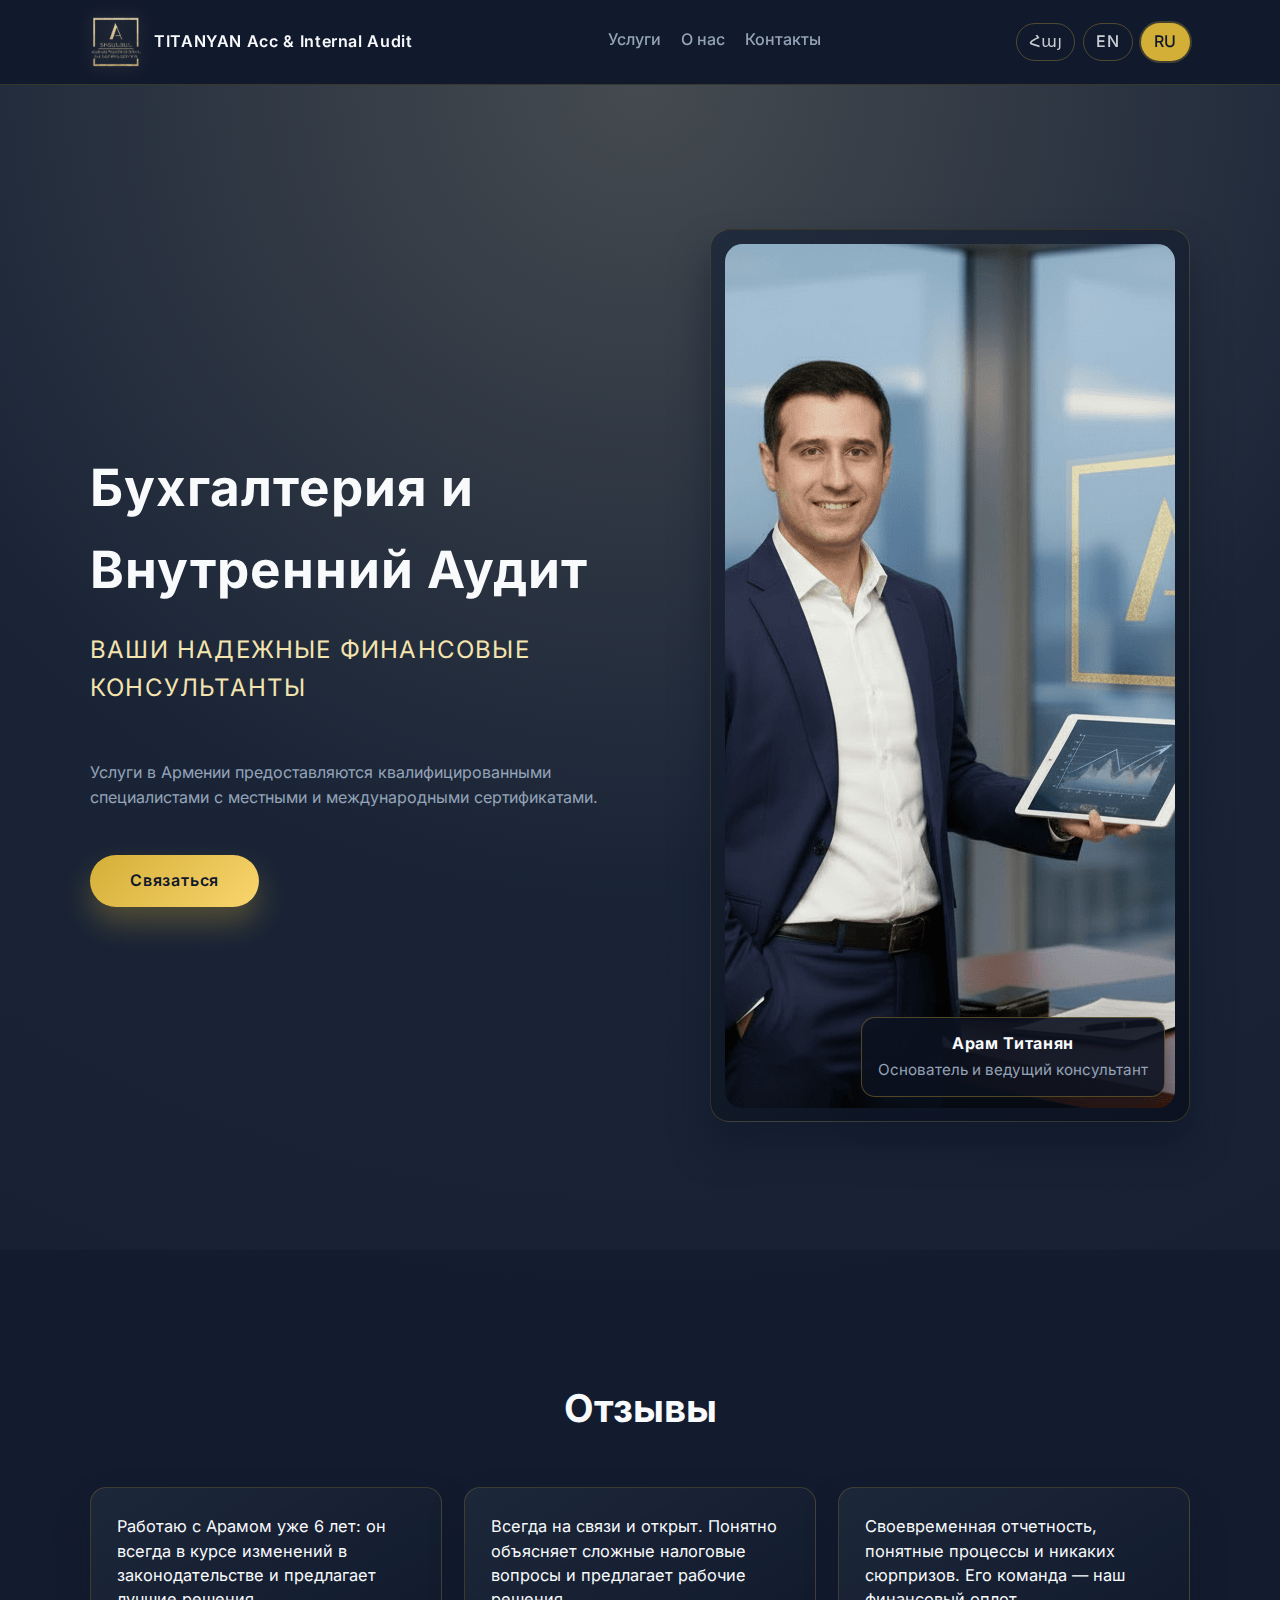
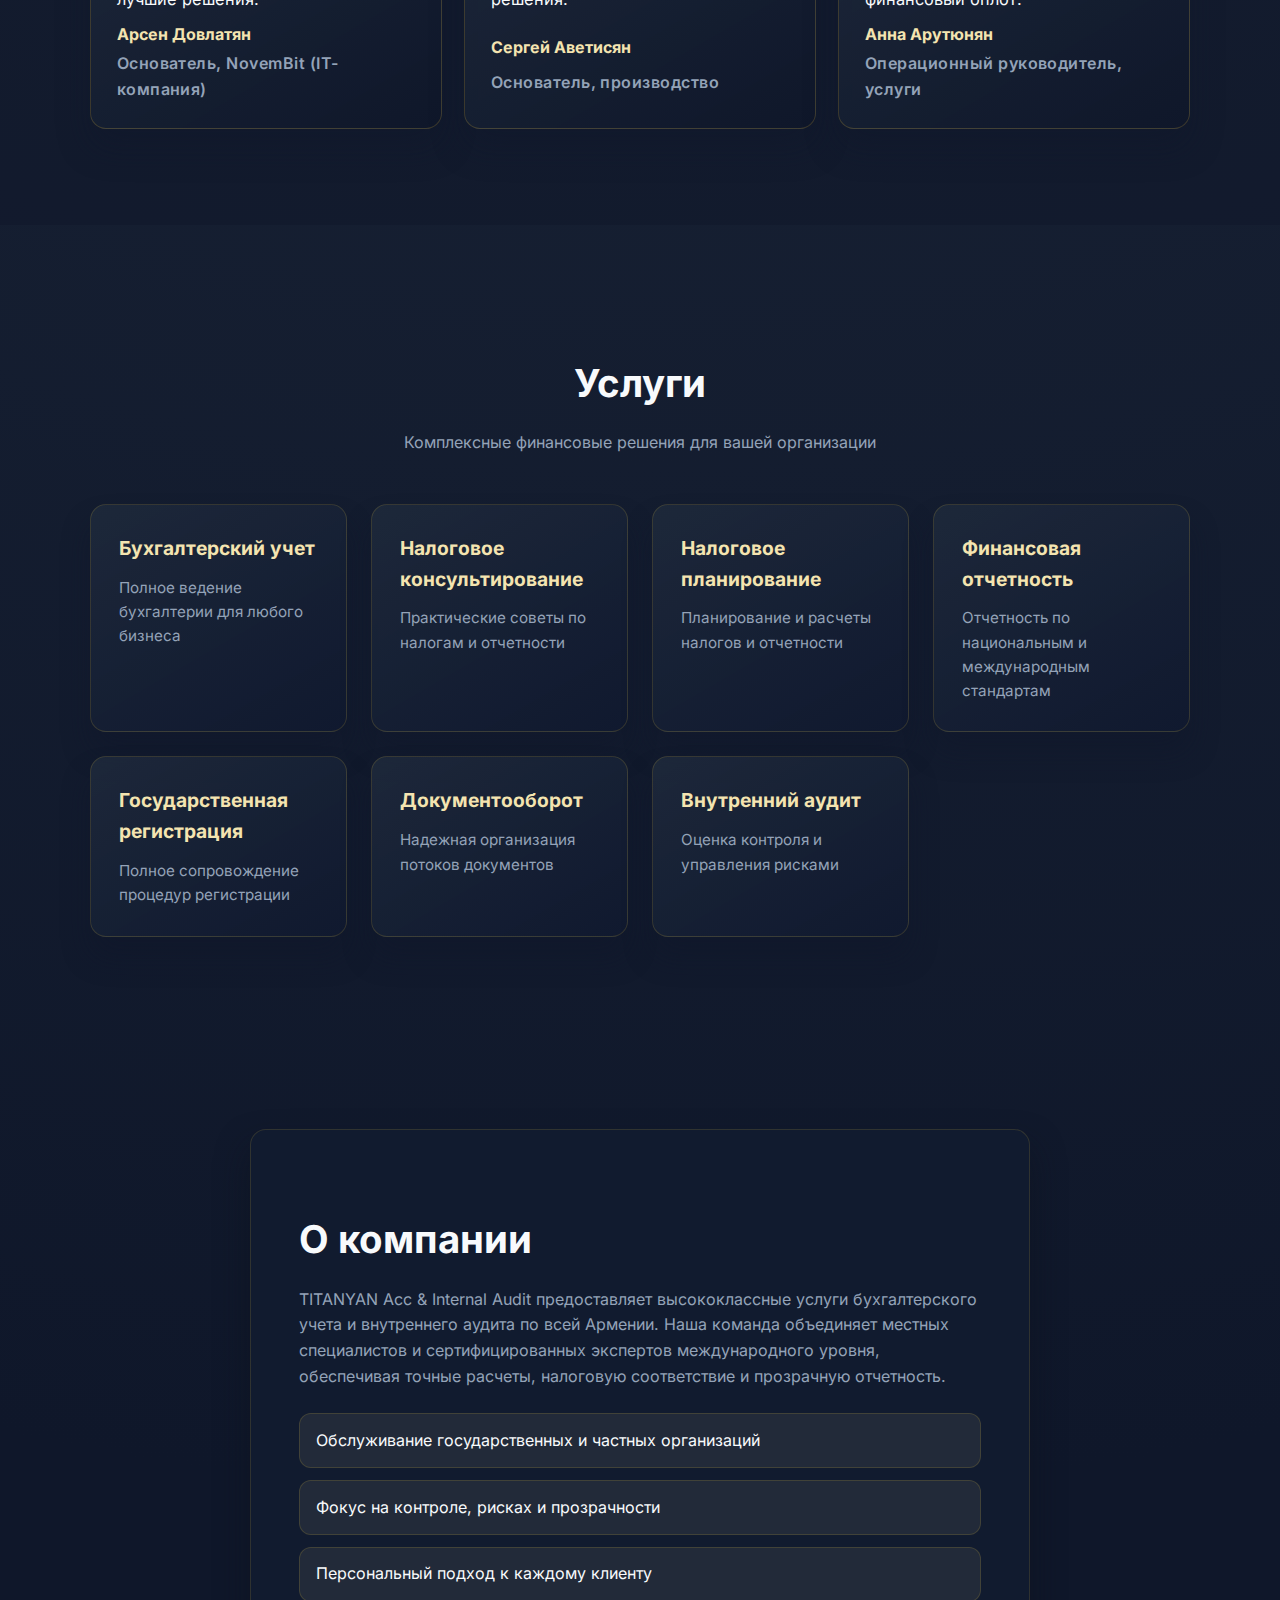
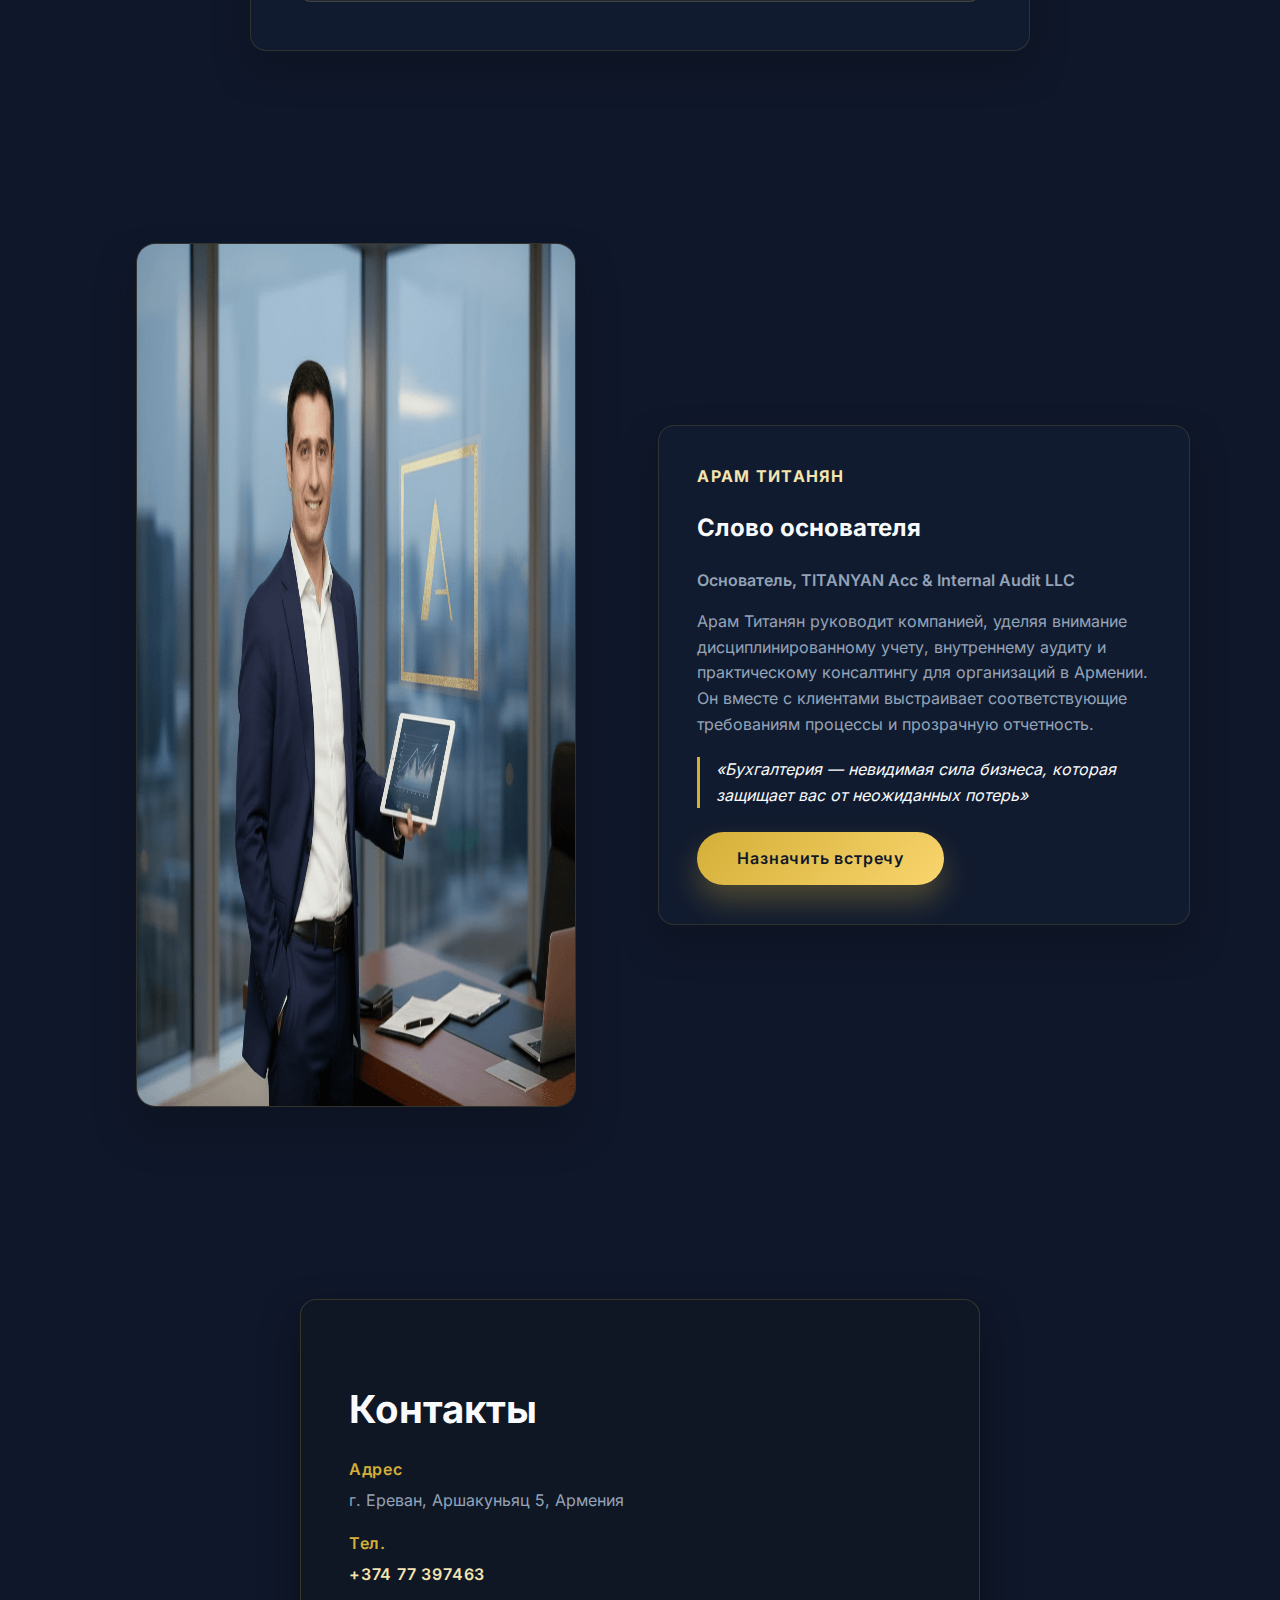
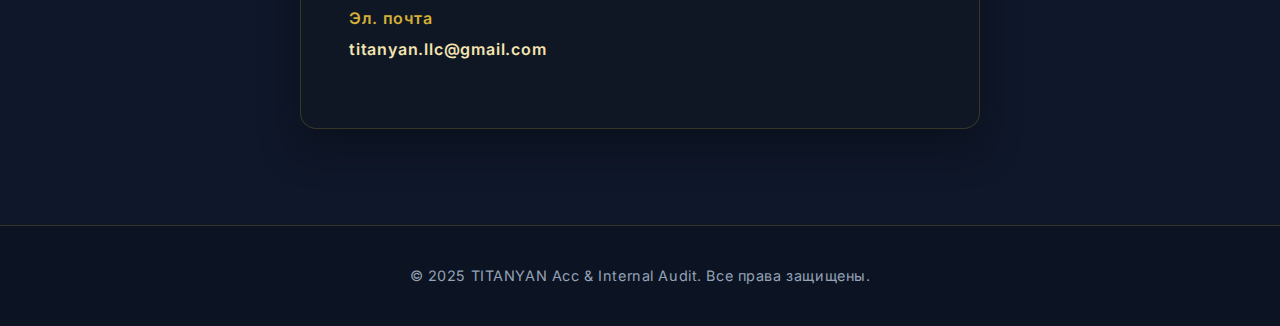
<file: ru/index.html>
<!DOCTYPE html>
<html lang="ru">
  <head>
    <meta charset="utf-8" />
    <meta name="viewport" content="width=device-width, initial-scale=1" />
    <meta
      name="description"
      content="TITANYAN Acc & Internal Audit предоставляет услуги бухгалтерского учета, налогового консультирования и внутреннего аудита в Армении командой квалифицированных специалистов."
    />
    <title>TITANYAN Acc &amp; Internal Audit</title>
    <link rel="icon" href="../favicon.ico" />
    <link rel="preload" href="../assets/logo.png" as="image" type="image/png" />
    <link rel="preload" href="../assets/aram_titanyan.png" as="image" type="image/png" />
    <link
      rel="preload"
      href="../assets/fonts/Inter-latin.woff2"
      as="font"
      type="font/woff2"
      crossorigin
    />
    <link
      rel="preload"
      href="../assets/fonts/Inter-cyrillic.woff2"
      as="font"
      type="font/woff2"
      crossorigin
    />
    <style>
@font-face {
  font-family: "Inter";
  font-style: normal;
  font-weight: 400 700;
  font-display: optional;
  src: url("../assets/fonts/Inter-latin.woff2") format("woff2");
  unicode-range: U+0000-00FF, U+0131, U+0152-0153, U+02BB-02BC, U+02C6, U+02DA, U+02DC, U+2000-206F, U+20AC, U+2122;
}

@font-face {
  font-family: "Inter";
  font-style: normal;
  font-weight: 400 700;
  font-display: optional;
  src: url("../assets/fonts/Inter-cyrillic.woff2") format("woff2");
  unicode-range: U+0301, U+0400-045F, U+0490-0491, U+04B0-04B1, U+2116;
}

:root {
  --color-background: #0f172a;
  --color-surface: #1e293b;
  --color-surface-soft: #24324a;
  --color-surface-overlay: rgba(15, 23, 42, 0.85);
  --color-text: #f8fafc;
  --color-text-muted: #94a3b8;
  --color-accent: #d4af37;
  --color-accent-soft: #f4e4b0;
  --spacing-section: clamp(3rem, 8vw, 6rem);
  --container-width: min(1100px, 92vw);
  --border-radius: 16px;
  --transition: all 0.25s ease;
  color-scheme: dark;
}

*,
*::before,
*::after {
  box-sizing: border-box;
}

body {
  margin: 0;
  font-family: "Inter", system-ui, -apple-system, BlinkMacSystemFont, sans-serif;
  background: radial-gradient(circle at top, #1e293b 0%, #0f172a 60%);
  color: var(--color-text);
  line-height: 1.6;
  scroll-behavior: smooth;
}

img {
  max-width: 100%;
  display: block;
}

a {
  color: inherit;
  text-decoration: none;
}

.container {
  width: var(--container-width);
  margin: 0 auto;
}

.site-header {
  position: sticky;
  top: 0;
  z-index: 10;
  backdrop-filter: blur(12px);
  background: var(--color-surface-overlay);
  border-bottom: 1px solid rgba(212, 175, 55, 0.2);
}

.header-inner {
  display: flex;
  align-items: center;
  justify-content: space-between;
  padding: 1rem 0;
  gap: 1.5rem;
}

.brand {
  display: flex;
  align-items: center;
  gap: 0.75rem;
}

.brand-logo {
  width: clamp(40px, 5vw, 52px);
  height: auto;
  filter: drop-shadow(0 0 8px rgba(244, 228, 176, 0.35));
}

.brand-name {
  font-weight: 600;
  letter-spacing: 0.04em;
}

.main-nav {
  display: flex;
  gap: 1.25rem;
}

.main-nav a {
  font-weight: 500;
  color: var(--color-text-muted);
  transition: var(--transition);
  padding-bottom: 0.25rem;
}

.main-nav a:hover,
.main-nav a:focus {
  color: var(--color-accent-soft);
  border-bottom: 1px solid var(--color-accent);
}

.language-switcher {
  display: flex;
  gap: 0.5rem;
}

.language-switcher a,
.language-switcher button {
  background: transparent;
  border: 1px solid rgba(212, 175, 55, 0.4);
  color: var(--color-text);
  padding: 0.35rem 0.75rem;
  border-radius: 999px;
  cursor: pointer;
  font-weight: 500;
  letter-spacing: 0.04em;
  transition: var(--transition);
  text-decoration: none;
  display: inline-block;
}

.language-switcher a:not(.active),
.language-switcher button:not(.active) {
  opacity: 0.8;
}

.language-switcher a:hover,
.language-switcher a:focus,
.language-switcher button:hover,
.language-switcher button:focus {
  background: rgba(212, 175, 55, 0.15);
  border-color: var(--color-accent);
}

.language-switcher a.active,
.language-switcher button.active {
  background: var(--color-accent);
  color: #0f172a;
  box-shadow: 0 0 0 2px rgba(212, 175, 55, 0.25);
}

section {
  padding: var(--spacing-section) 0;
}

.hero {
  position: relative;
  text-align: center;
  padding-top: calc(var(--spacing-section) + 3rem);
  padding-bottom: calc(var(--spacing-section) + 2rem);
}

.hero::before {
  content: "";
  position: absolute;
  inset: 0;
  background: radial-gradient(
    circle at top,
    rgba(244, 228, 176, 0.18),
    transparent 60%
  );
  pointer-events: none;
}

.hero-inner {
  position: relative;
  display: grid;
  gap: 2rem;
  align-items: center;
  justify-items: start;
  width: var(--container-width);
  grid-template-columns: repeat(auto-fit, minmax(280px, 1fr));
}

.hero-content {
  display: flex;
  flex-direction: column;
  gap: 0.75rem;
  text-align: left;
}

.hero-badge {
  display: inline-flex;
  align-items: center;
  gap: 0.4rem;
  padding: 0.45rem 0.9rem;
  background: rgba(244, 228, 176, 0.12);
  border: 1px solid rgba(212, 175, 55, 0.35);
  border-radius: 999px;
  color: var(--color-accent-soft);
  font-weight: 600;
  letter-spacing: 0.05em;
  text-transform: uppercase;
  font-size: 0.85rem;
  width: max-content;
}

.hero-content h1 {
  font-size: clamp(2.25rem, 5vw, 3.2rem);
  margin: 0.2rem 0 0.5rem;
  letter-spacing: 0.02em;
}

.hero-subtitle {
  font-size: clamp(1.1rem, 2.5vw, 1.5rem);
  margin-top: 0;
  color: var(--color-accent-soft);
  letter-spacing: 0.05em;
  text-transform: uppercase;
}

.hero-description {
  margin: 1rem 0 2rem;
  color: var(--color-text-muted);
  max-width: 58ch;
}

.hero-actions {
  display: flex;
  flex-direction: column;
  gap: 0.75rem;
  align-items: flex-start;
}

.cta-button {
  display: inline-block;
  padding: 0.85rem 2.5rem;
  border-radius: 999px;
  background: linear-gradient(135deg, var(--color-accent), #f9d56e);
  color: #0f172a;
  font-weight: 600;
  letter-spacing: 0.05em;
  transition: transform 0.25s ease, box-shadow 0.25s ease;
  box-shadow: 0 16px 30px rgba(212, 175, 55, 0.3);
}

.cta-button:hover,
.cta-button:focus {
  transform: translateY(-3px);
  box-shadow: 0 22px 40px rgba(212, 175, 55, 0.4);
}

.hero-contact {
  display: flex;
  gap: 0.75rem;
  align-items: baseline;
  color: var(--color-text-muted);
}

.hero-visual {
  width: 100%;
  max-width: 480px;
  justify-self: end;
}

.hero-portrait {
  position: relative;
  background: linear-gradient(145deg, rgba(30, 41, 59, 0.9), #0c1220);
  border: 1px solid rgba(212, 175, 55, 0.2);
  border-radius: calc(var(--border-radius) * 1.2);
  padding: 0.85rem;
  box-shadow: 0 24px 36px rgba(15, 23, 42, 0.55);
}

.hero-portrait-image {
  border-radius: calc(var(--border-radius) * 1.1);
  object-fit: cover;
}

.hero-portrait-caption {
  position: absolute;
  inset: auto 1.5rem 1.5rem auto;
  background: rgba(12, 18, 32, 0.9);
  border: 1px solid rgba(212, 175, 55, 0.35);
  border-radius: 14px;
  padding: 0.85rem 1rem;
  box-shadow: 0 18px 28px rgba(15, 23, 42, 0.55);
  display: grid;
  gap: 0.1rem;
  min-width: 210px;
}

.hero-name {
  font-weight: 700;
  letter-spacing: 0.04em;
}

.hero-role {
  color: var(--color-text-muted);
  font-size: 0.95rem;
}

.testimonials h2,
.services h2,
.about h2,
.contact h2 {
  font-size: clamp(1.8rem, 3.5vw, 2.4rem);
  margin-bottom: 1rem;
}

.testimonials {
  background: rgba(15, 23, 42, 0.45);
}

.testimonials-grid {
  display: grid;
  grid-template-columns: repeat(auto-fit, minmax(260px, 1fr));
  gap: 1.4rem;
}

.testimonial-card {
  padding: 1.6rem;
  border-radius: var(--border-radius);
  background: linear-gradient(150deg, rgba(30, 41, 59, 0.9), #0f172a);
  border: 1px solid rgba(212, 175, 55, 0.22);
  box-shadow: 0 18px 32px rgba(15, 23, 42, 0.4);
  display: grid;
  gap: 0.65rem;
}

.testimonial-quote {
  font-size: 1.02rem;
  color: var(--color-text);
  line-height: 1.5;
}

.testimonial-meta {
  display: grid;
  gap: 0.2rem;
  color: var(--color-text-muted);
}

.testimonial-name {
  color: var(--color-accent-soft);
  font-weight: 700;
}

.testimonial-role {
  font-weight: 600;
  letter-spacing: 0.03em;
}

.section-heading {
  text-align: center;
  max-width: 640px;
  margin: 0 auto 3rem;
}

.section-heading p {
  margin: 0.75rem auto 0;
  color: var(--color-text-muted);
}

.services-grid {
  display: grid;
  grid-template-columns: repeat(auto-fit, minmax(240px, 1fr));
  gap: 1.5rem;
}

.service-card {
  background: linear-gradient(150deg, rgba(30, 41, 59, 0.92), #10192f);
  border-radius: var(--border-radius);
  padding: 1.75rem;
  border: 1px solid rgba(212, 175, 55, 0.18);
  box-shadow: 0 20px 28px rgba(15, 23, 42, 0.45);
  transition: var(--transition);
}

.service-card:hover,
.service-card:focus-within {
  transform: translateY(-4px);
  border-color: rgba(212, 175, 55, 0.5);
  box-shadow: 0 28px 40px rgba(15, 23, 42, 0.55);
}

.service-card h3 {
  margin-top: 0;
  margin-bottom: 0.75rem;
  font-size: 1.2rem;
  color: var(--color-accent-soft);
}

.service-card .service-secondary {
  color: var(--color-text-muted);
  font-size: 0.95rem;
  margin: 0.35rem 0 0;
}

.about-inner {
  display: grid;
  justify-items: center;
}

.about-card {
  background: rgba(18, 28, 48, 0.85);
  border-radius: var(--border-radius);
  padding: clamp(2rem, 6vw, 3rem);
  border: 1px solid rgba(212, 175, 55, 0.16);
  max-width: 780px;
  box-shadow: 0 18px 32px rgba(12, 18, 30, 0.55);
}

.about-card p {
  margin-bottom: 1.5rem;
  color: var(--color-text-muted);
}

.about-highlights {
  list-style: none;
  padding: 0;
  margin: 0;
  display: grid;
  gap: 0.75rem;
}

.about-highlights li {
  padding: 0.85rem 1rem;
  border-radius: 12px;
  background: rgba(244, 228, 176, 0.08);
  border: 1px solid rgba(212, 175, 55, 0.18);
  color: var(--color-text);
}

.founder {
  background: rgba(15, 23, 42, 0.5);
}

.founder-inner {
  display: grid;
  grid-template-columns: repeat(auto-fit, minmax(280px, 1fr));
  gap: 2.25rem;
  align-items: center;
}

.founder-image {
  max-width: 440px;
  width: 100%;
  justify-self: center;
}

.founder-photo {
  width: 100%;
  border-radius: calc(var(--border-radius) * 1.2);
  border: 1px solid rgba(212, 175, 55, 0.18);
  box-shadow: 0 24px 36px rgba(12, 18, 30, 0.55);
}

.founder-content {
  background: rgba(18, 28, 48, 0.85);
  border: 1px solid rgba(212, 175, 55, 0.16);
  border-radius: var(--border-radius);
  padding: clamp(1.8rem, 4vw, 2.4rem);
  box-shadow: 0 18px 32px rgba(12, 18, 30, 0.55);
}

.kicker {
  text-transform: uppercase;
  letter-spacing: 0.08em;
  color: var(--color-accent-soft);
  font-weight: 700;
  margin: 0 0 0.35rem 0;
}

.founder-role {
  margin-top: 0.15rem;
  color: var(--color-text-muted);
  font-weight: 600;
}

.founder-bio {
  color: var(--color-text-muted);
  margin: 1rem 0 1.25rem;
}

.founder-quote {
  border-left: 3px solid var(--color-accent);
  padding-left: 1rem;
  font-style: italic;
  color: var(--color-text);
  margin-bottom: 1.5rem;
}

.contact-inner {
  display: grid;
  justify-items: center;
}

.contact-card {
  background: rgba(16, 23, 37, 0.95);
  border-radius: var(--border-radius);
  padding: clamp(2rem, 6vw, 3rem);
  border: 1px solid rgba(212, 175, 55, 0.2);
  max-width: 680px;
  width: 100%;
  box-shadow: 0 18px 36px rgba(9, 13, 22, 0.6);
}

.contact-item {
  display: grid;
  gap: 0.35rem;
  margin-bottom: 1.1rem;
  color: var(--color-text-muted);
}

.contact-item a {
  color: var(--color-accent-soft);
  font-weight: 600;
  letter-spacing: 0.05em;
}

.contact-label {
  color: var(--color-accent);
  font-weight: 600;
  letter-spacing: 0.04em;
}

.site-footer {
  padding: 1.5rem 0;
  background: rgba(12, 19, 33, 0.9);
  border-top: 1px solid rgba(212, 175, 55, 0.2);
}

.footer-inner {
  display: flex;
  justify-content: center;
  align-items: center;
  color: var(--color-text-muted);
  font-size: 0.9rem;
  letter-spacing: 0.04em;
}

@media (max-width: 900px) {
  .header-inner {
    flex-wrap: wrap;
    justify-content: center;
  }

  .main-nav {
    order: 3;
    width: 100%;
    justify-content: center;
  }

  .language-switcher {
    order: 2;
  }

  .hero {
    padding-top: calc(var(--spacing-section) + 4rem);
  }
}

@media (max-width: 640px) {
  body {
    font-size: 0.95rem;
  }

  .header-inner {
    gap: 1rem;
  }

  .main-nav a {
    font-size: 0.95rem;
  }

  .service-card {
    padding: 1.5rem;
  }

  .contact-card {
    padding: 1.75rem;
  }

  .hero-inner {
    justify-items: center;
    text-align: center;
  }

  .hero-content {
    text-align: center;
    align-items: center;
  }

  .hero-actions {
    align-items: center;
  }

  .hero-badge {
    width: 100%;
    justify-content: center;
  }

  .hero-visual {
    justify-self: center;
  }

  .hero-portrait-caption {
    position: static;
    margin-top: 0.75rem;
  }
}
    </style>
  </head>
  <body>
    <header class="site-header" id="top">
      <div class="container header-inner">
        <a class="brand" href="#top">
          <img
            src="../assets/logo.png"
            alt="TITANYAN Acc & Internal Audit logo"
            width="574"
            height="574"
            class="brand-logo"
          />
          <span class="brand-name">TITANYAN Acc &amp; Internal Audit</span>
        </a>
        <nav class="main-nav" aria-label="Primary">
          <a href="#services">Услуги</a>
          <a href="#about">О нас</a>
          <a href="#contact">Контакты</a>
        </nav>
        <div class="language-switcher" role="group" aria-label="Language">
          <a href="/">Հայ</a>
          <a href="/en/">EN</a>
          <a class="active" href="/ru/">RU</a>
        </div>
      </div>
    </header>

    <main>
      <section id="hero" class="hero">
        <div class="container hero-inner">
          <div class="hero-content">
            <h1>Бухгалтерия и Внутренний Аудит</h1>
            <p class="hero-subtitle">Ваши надежные финансовые консультанты</p>
            <p class="hero-description">
              Услуги в Армении предоставляются квалифицированными специалистами с местными и международными сертификатами.
            </p>
            <div class="hero-actions">
              <a class="cta-button" href="#contact">Связаться</a>
            </div>
          </div>
          <div class="hero-visual">
            <div class="hero-portrait">
            <img
              src="../assets/aram_titanyan.png"
              alt="Aram Titanyan, Founder of TITANYAN Acc & Internal Audit"
              width="1184"
              height="864"
              class="hero-portrait-image"
            />
              <div class="hero-portrait-caption">
                <span class="hero-name">Арам Титанян</span>
                <span class="hero-role">Основатель и ведущий консультант</span>
              </div>
            </div>
          </div>
        </div>
      </section>

      <section id="quotes" class="testimonials">
        <div class="container">
          <div class="section-heading">
            <h2>Отзывы</h2>
          </div>
          <div class="testimonials-grid">
            <article class="testimonial-card">
              <div class="testimonial-quote">
                Работаю с Арамом уже 6 лет: он всегда в курсе изменений в законодательстве и предлагает лучшие решения.
              </div>
              <div class="testimonial-meta">
                <span class="testimonial-name">Арсен Довлатян</span>
                <span class="testimonial-role">Основатель, NovemBit (IT-компания)</span>
              </div>
            </article>
            <article class="testimonial-card">
              <div class="testimonial-quote">
                Всегда на связи и открыт. Понятно объясняет сложные налоговые вопросы и предлагает рабочие решения.
              </div>
              <div class="testimonial-meta">
                <span class="testimonial-name">Сергей Аветисян</span>
                <span class="testimonial-role">Основатель, производство</span>
              </div>
            </article>
            <article class="testimonial-card">
              <div class="testimonial-quote">
                Своевременная отчетность, понятные процессы и никаких сюрпризов. Его команда — наш финансовый оплот.
              </div>
              <div class="testimonial-meta">
                <span class="testimonial-name">Анна Арутюнян</span>
                <span class="testimonial-role">Операционный руководитель, услуги</span>
              </div>
            </article>
          </div>
        </div>
      </section>

      <section id="services" class="services">
        <div class="container">
          <div class="section-heading">
            <h2>Услуги</h2>
            <p>Комплексные финансовые решения для вашей организации</p>
          </div>
          <div class="services-grid">
            <article class="service-card">
              <h3>Бухгалтерский учет</h3>
              <p class="service-secondary">Полное ведение бухгалтерии для любого бизнеса</p>
            </article>
            <article class="service-card">
              <h3>Налоговое консультирование</h3>
              <p class="service-secondary">Практические советы по налогам и отчетности</p>
            </article>
            <article class="service-card">
              <h3>Налоговое планирование</h3>
              <p class="service-secondary">Планирование и расчеты налогов и отчетности</p>
            </article>
            <article class="service-card">
              <h3>Финансовая отчетность</h3>
              <p class="service-secondary">Отчетность по национальным и международным стандартам</p>
            </article>
            <article class="service-card">
              <h3>Государственная регистрация</h3>
              <p class="service-secondary">Полное сопровождение процедур регистрации</p>
            </article>
            <article class="service-card">
              <h3>Документооборот</h3>
              <p class="service-secondary">Надежная организация потоков документов</p>
            </article>
            <article class="service-card">
              <h3>Внутренний аудит</h3>
              <p class="service-secondary">Оценка контроля и управления рисками</p>
            </article>
          </div>
        </div>
      </section>

      <section id="about" class="about">
        <div class="container about-inner">
          <div class="about-card">
            <h2>О компании</h2>
            <p>
              TITANYAN Acc &amp; Internal Audit предоставляет высококлассные услуги бухгалтерского учета и внутреннего аудита по всей Армении. Наша команда объединяет местных специалистов и сертифицированных экспертов международного уровня, обеспечивая точные расчеты, налоговую соответствие и прозрачную отчетность.
            </p>
            <ul class="about-highlights">
              <li>Обслуживание государственных и частных организаций</li>
              <li>Фокус на контроле, рисках и прозрачности</li>
              <li>Персональный подход к каждому клиенту</li>
            </ul>
          </div>
        </div>
      </section>

      <section id="founder" class="founder">
        <div class="container founder-inner">
          <div class="founder-image">
            <img
              src="../assets/aram_titanyan.png"
              alt="Portrait of Aram Titanyan"
              width="1184"
              height="864"
              class="founder-photo"
            />
          </div>
          <div class="founder-content">
            <p class="kicker">Арам Титанян</p>
            <h2>Слово основателя</h2>
            <p class="founder-role">
              Основатель, TITANYAN Acc &amp; Internal Audit LLC
            </p>
            <p class="founder-bio">
              Арам Титанян руководит компанией, уделяя внимание дисциплинированному учету, внутреннему аудиту и практическому консалтингу для организаций в Армении. Он вместе с клиентами выстраивает соответствующие требованиям процессы и прозрачную отчетность.
            </p>
            <div class="founder-quote">
              «Бухгалтерия — невидимая сила бизнеса, которая защищает вас от неожиданных потерь»
            </div>
            <a class="cta-button" href="#contact">Назначить встречу</a>
          </div>
        </div>
      </section>

      <section id="contact" class="contact">
        <div class="container contact-inner">
          <div class="contact-card">
            <h2>Контакты</h2>
            <div class="contact-item">
              <span class="contact-label">Адрес</span>
              <span>г. Ереван, Аршакуньяц 5, Армения</span>
            </div>
            <div class="contact-item">
              <span class="contact-label">Тел.</span>
              <a href="tel:+37477397463">+374 77 397463</a>
            </div>
            <div class="contact-item">
              <span class="contact-label">Эл. почта</span>
              <a href="mailto:titanyan.llc@gmail.com">titanyan.llc@gmail.com</a>
            </div>
          </div>
        </div>
      </section>
    </main>

    <footer class="site-footer">
      <div class="container footer-inner">
        <p>&copy; 2025 TITANYAN Acc &amp; Internal Audit. Все права защищены.</p>
      </div>
    </footer>
  </body>
</html>
</file>
